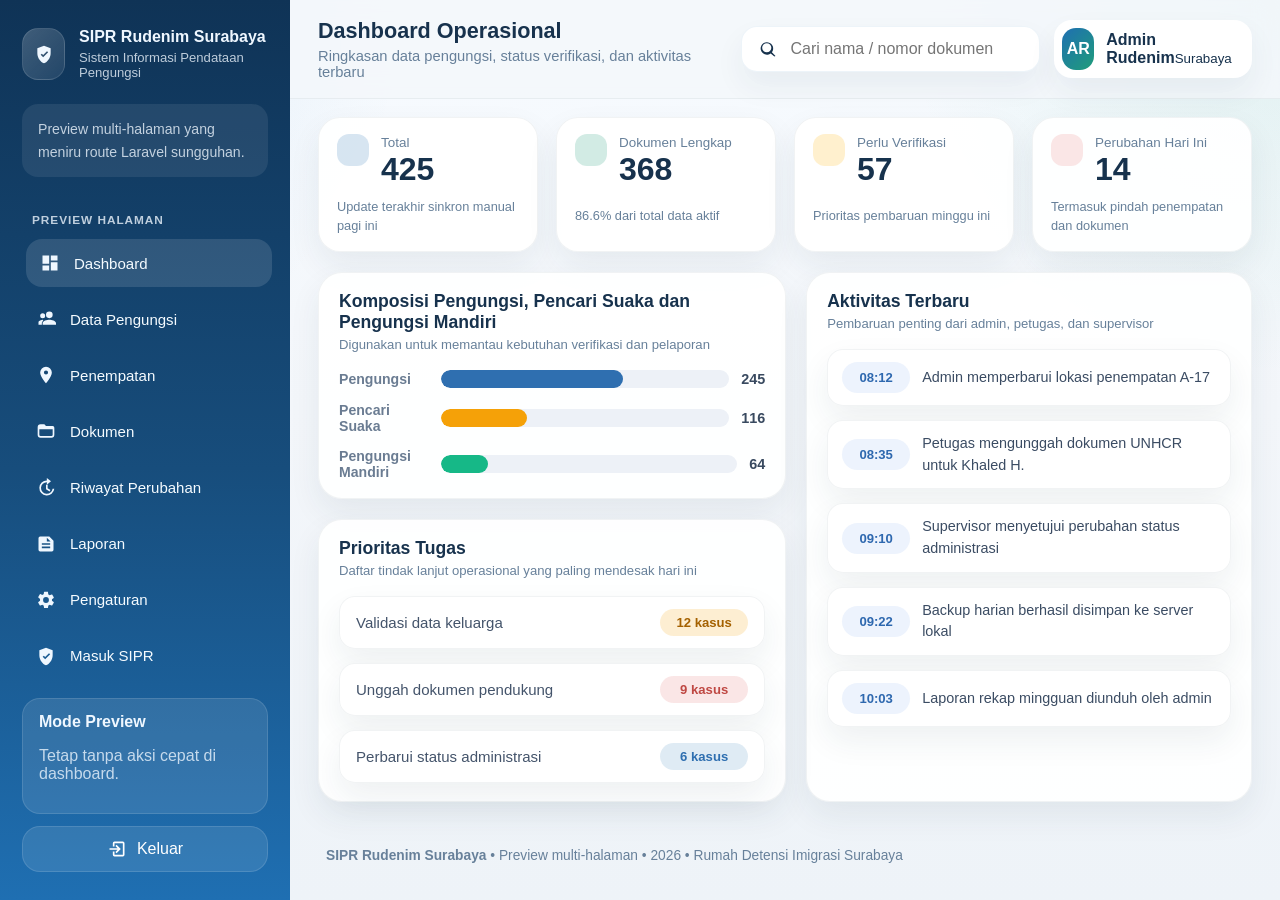
<file: web/sipr/preview-site/index.html>
<!DOCTYPE html>
<html lang="id">
<head>
  <meta charset="UTF-8">
  <meta name="viewport" content="width=device-width, initial-scale=1.0">
  <title>Dashboard Preview SIPR</title>
  <link rel="stylesheet" href="assets/styles.css">
</head>
<body>
  <object data="assets/icons.svg" type="image/svg+xml" style="position:absolute;width:0;height:0;overflow:hidden"></object>
  <div class="overlay" id="overlay"></div>
  <div class="app-shell">
    <aside class="sidebar" id="sidebar">
      <div class="brand"><div class="brand-mark"><svg class="section-icon"><use href="assets/icons.svg#i-shield"></use></svg></div><div><h1>SIPR Rudenim Surabaya</h1><p>Sistem Informasi Pendataan Pengungsi</p></div></div>
      <p class="sidebar-note">Preview multi-halaman yang meniru route Laravel sungguhan.</p>
      <span class="nav-label">Preview Halaman</span><nav class="menu"><a class="menu-link active" href="index.html"><svg class="menu-icon"><use href="assets/icons.svg#i-dashboard"></use></svg><span>Dashboard</span></a><a class="menu-link" href="refugees.html"><svg class="menu-icon"><use href="assets/icons.svg#i-users"></use></svg><span>Data Pengungsi</span></a><a class="menu-link" href="placements.html"><svg class="menu-icon"><use href="assets/icons.svg#i-location"></use></svg><span>Penempatan</span></a><a class="menu-link" href="documents.html"><svg class="menu-icon"><use href="assets/icons.svg#i-folder"></use></svg><span>Dokumen</span></a><a class="menu-link" href="history.html"><svg class="menu-icon"><use href="assets/icons.svg#i-history"></use></svg><span>Riwayat Perubahan</span></a><a class="menu-link" href="reports.html"><svg class="menu-icon"><use href="assets/icons.svg#i-report"></use></svg><span>Laporan</span></a><a class="menu-link" href="settings.html"><svg class="menu-icon"><use href="assets/icons.svg#i-settings"></use></svg><span>Pengaturan</span></a><a class="menu-link" href="login.html"><svg class="menu-icon"><use href="assets/icons.svg#i-shield"></use></svg><span>Masuk SIPR</span></a></nav>
      <div class="sidebar-footer"><div class="status-card"><strong>Mode Preview</strong><p class="status-note">Tetap tanpa aksi cepat di dashboard.</p></div><button class="logout-button" type="button"><svg class="menu-icon"><use href="assets/icons.svg#i-logout"></use></svg><span>Keluar</span></button></div>
    </aside>
    <main class="main-content">
      <header class="topbar"><div class="topbar-left"><button class="sidebar-toggle" id="sidebarToggle"><svg class="menu-icon"><use href="assets/icons.svg#i-menu"></use></svg></button><div class="page-title"><h2>Dashboard Operasional</h2><p>Ringkasan data pengungsi, status verifikasi, dan aktivitas terbaru</p></div></div><div class="topbar-right"><label class="toolbar-search"><svg class="menu-icon"><use href="assets/icons.svg#i-search"></use></svg><input type="search" placeholder="Cari nama / nomor dokumen"></label><div class="user-chip"><div class="avatar">AR</div><div><strong>Admin Rudenim</strong><small>Surabaya</small></div></div></div></header>
      <div class="page-body">
        <section class="dashboard-shell"><section class="dashboard-overview"><article class="overview-card"><div class="overview-head"><div class="overview-icon blue"></div><div><span class="overview-label">Total</span><strong class="overview-value">425</strong></div></div><span class="overview-note">Update terakhir sinkron manual pagi ini</span></article><article class="overview-card"><div class="overview-head"><div class="overview-icon green"></div><div><span class="overview-label">Dokumen Lengkap</span><strong class="overview-value">368</strong></div></div><span class="overview-note">86.6% dari total data aktif</span></article><article class="overview-card"><div class="overview-head"><div class="overview-icon yellow"></div><div><span class="overview-label">Perlu Verifikasi</span><strong class="overview-value">57</strong></div></div><span class="overview-note">Prioritas pembaruan minggu ini</span></article><article class="overview-card"><div class="overview-head"><div class="overview-icon red"></div><div><span class="overview-label">Perubahan Hari Ini</span><strong class="overview-value">14</strong></div></div><span class="overview-note">Termasuk pindah penempatan dan dokumen</span></article></section><section class="dashboard-main"><article class="dashboard-panel"><div><h3>Komposisi Pengungsi, Pencari Suaka dan Pengungsi Mandiri</h3><p>Digunakan untuk memantau kebutuhan verifikasi dan pelaporan</p></div><div class="status-stack"><div class="status-row"><label>Pengungsi</label><div class="status-track"><div class="status-fill blue" style="width:63%;"></div></div><span class="status-value">245</span></div><div class="status-row"><label>Pencari Suaka</label><div class="status-track"><div class="status-fill orange" style="width:30%;"></div></div><span class="status-value">116</span></div><div class="status-row"><label>Pengungsi Mandiri</label><div class="status-track"><div class="status-fill green" style="width:16%;"></div></div><span class="status-value">64</span></div></div></article><article class="dashboard-panel activity-panel"><div><h3>Aktivitas Terbaru</h3><p>Pembaruan penting dari admin, petugas, dan supervisor</p></div><div class="activity-stack"><div class="activity-item"><span class="activity-time">08:12</span><span class="activity-text">Admin memperbarui lokasi penempatan A-17</span></div><div class="activity-item"><span class="activity-time">08:35</span><span class="activity-text">Petugas mengunggah dokumen UNHCR untuk Khaled H.</span></div><div class="activity-item"><span class="activity-time">09:10</span><span class="activity-text">Supervisor menyetujui perubahan status administrasi</span></div><div class="activity-item"><span class="activity-time">09:22</span><span class="activity-text">Backup harian berhasil disimpan ke server lokal</span></div><div class="activity-item"><span class="activity-time">10:03</span><span class="activity-text">Laporan rekap mingguan diunduh oleh admin</span></div></div></article><article class="dashboard-panel"><div><h3>Prioritas Tugas</h3><p>Daftar tindak lanjut operasional yang paling mendesak hari ini</p></div><div class="task-stack"><div class="task-item"><span>Validasi data keluarga</span><span class="task-badge warn">12 kasus</span></div><div class="task-item"><span>Unggah dokumen pendukung</span><span class="task-badge danger">9 kasus</span></div><div class="task-item"><span>Perbarui status administrasi</span><span class="task-badge info">6 kasus</span></div></div></article></section></section>
        <footer class="footer"><strong>SIPR Rudenim Surabaya</strong> • Preview multi-halaman • 2026 • Rumah Detensi Imigrasi Surabaya</footer>
      </div>
    </main>
  </div>
  <script src="assets/app.js"></script>
</body>
</html>
</file>
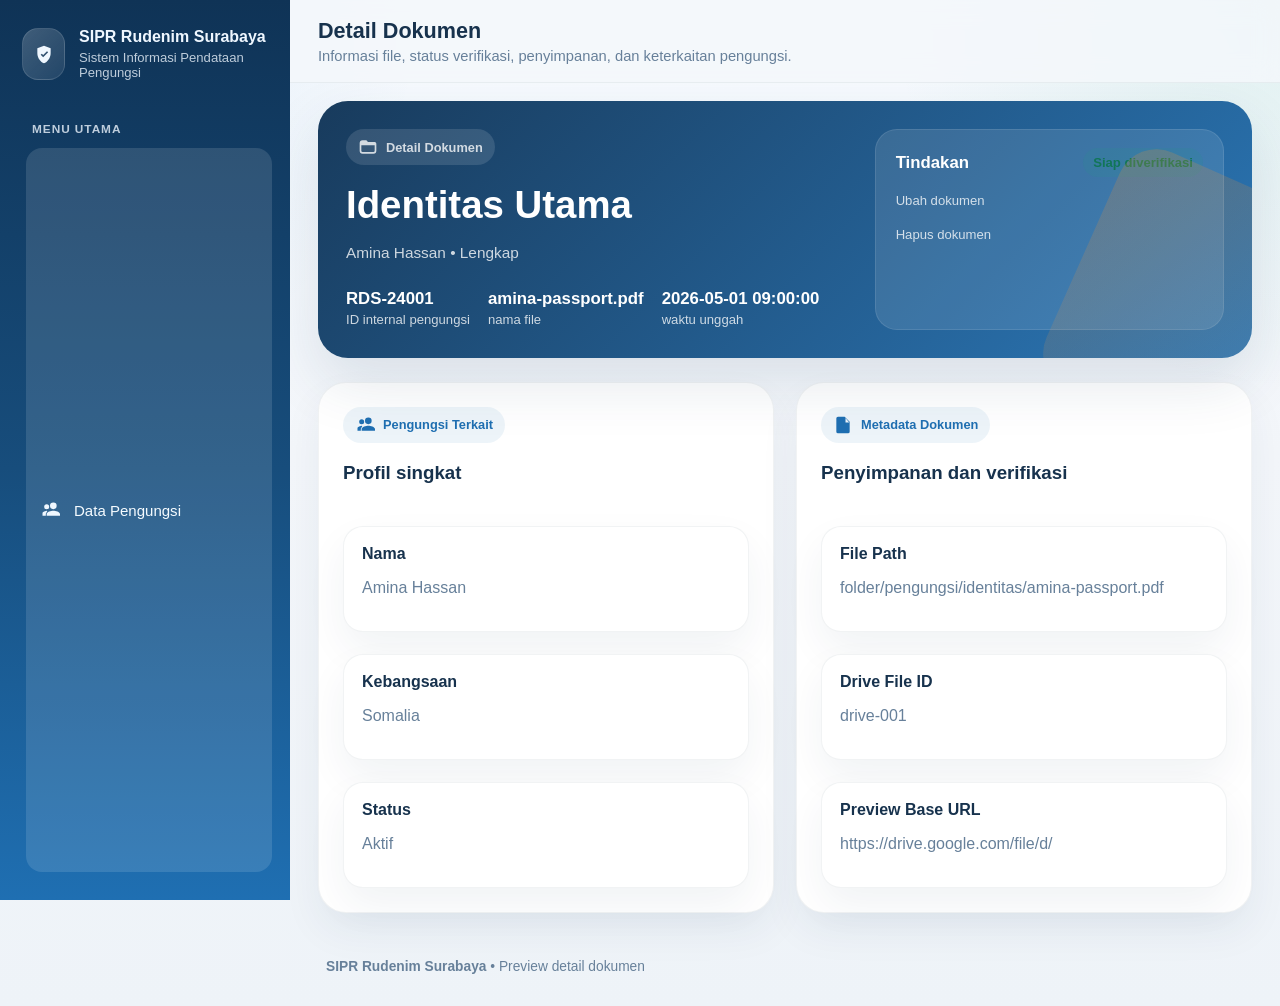
<file: web/sipr/preview-site/document-detail.html>
<!DOCTYPE html>
<html lang="id"><head><meta charset="UTF-8"><meta name="viewport" content="width=device-width, initial-scale=1.0"><title>Detail Dokumen Preview SIPR</title><link rel="stylesheet" href="assets/styles.css"></head>
<body><object data="assets/icons.svg" type="image/svg+xml" style="position:absolute;width:0;height:0;overflow:hidden"></object><div class="overlay" id="overlay"></div><div class="app-shell"><aside class="sidebar" id="sidebar"><div class="brand"><div class="brand-mark"><svg class="section-icon"><use href="assets/icons.svg#i-shield"></use></svg></div><div><h1>SIPR Rudenim Surabaya</h1><p>Sistem Informasi Pendataan Pengungsi</p></div></div><span class="nav-label">Menu Utama</span><nav class="menu"><a class="menu-link active" href="refugees.html"><svg class="menu-icon"><use href="assets/icons.svg#i-users"></use></svg><span>Data Pengungsi</span></a></nav></aside><main class="main-content"><header class="topbar"><div class="topbar-left"><button class="sidebar-toggle" id="sidebarToggle"><svg class="menu-icon"><use href="assets/icons.svg#i-menu"></use></svg></button><div class="page-title"><h2>Detail Dokumen</h2><p>Informasi file, status verifikasi, penyimpanan, dan keterkaitan pengungsi.</p></div></div></header><div class="page-body"><section class="hero-panel"><div class="hero-copy"><span class="eyebrow"><svg class="chip-icon"><use href="assets/icons.svg#i-folder"></use></svg>Detail Dokumen</span><h3>Identitas Utama</h3><p>Amina Hassan • Lengkap</p><div class="hero-meta"><div><strong>RDS-24001</strong><span>ID internal pengungsi</span></div><div><strong>amina-passport.pdf</strong><span>nama file</span></div><div><strong>2026-05-01 09:00:00</strong><span>waktu unggah</span></div></div></div><div class="hero-side"><div class="highlight-card"><div class="highlight-head"><strong>Tindakan</strong><span class="mini-badge success">Siap diverifikasi</span></div><p>Ubah dokumen</p><p style="margin-top:12px;">Hapus dokumen</p></div></div></section><section class="double-grid"><div class="panel"><div class="section-head"><div><span class="section-tag"><svg class="chip-icon"><use href="assets/icons.svg#i-users"></use></svg>Pengungsi Terkait</span><h3>Profil singkat</h3></div></div><div class="list-group"><article class="list-item"><strong>Nama</strong><p>Amina Hassan</p></article><article class="list-item"><strong>Kebangsaan</strong><p>Somalia</p></article><article class="list-item"><strong>Status</strong><p>Aktif</p></article></div></div><div class="panel"><div class="section-head"><div><span class="section-tag"><svg class="chip-icon"><use href="assets/icons.svg#i-file"></use></svg>Metadata Dokumen</span><h3>Penyimpanan dan verifikasi</h3></div></div><div class="list-group"><article class="list-item"><strong>File Path</strong><p>folder/pengungsi/identitas/amina-passport.pdf</p></article><article class="list-item"><strong>Drive File ID</strong><p>drive-001</p></article><article class="list-item"><strong>Preview Base URL</strong><p>https://drive.google.com/file/d/</p></article></div></div></section><footer class="footer"><strong>SIPR Rudenim Surabaya</strong> • Preview detail dokumen</footer></div></main></div><script src="assets/app.js"></script></body></html>
</file>
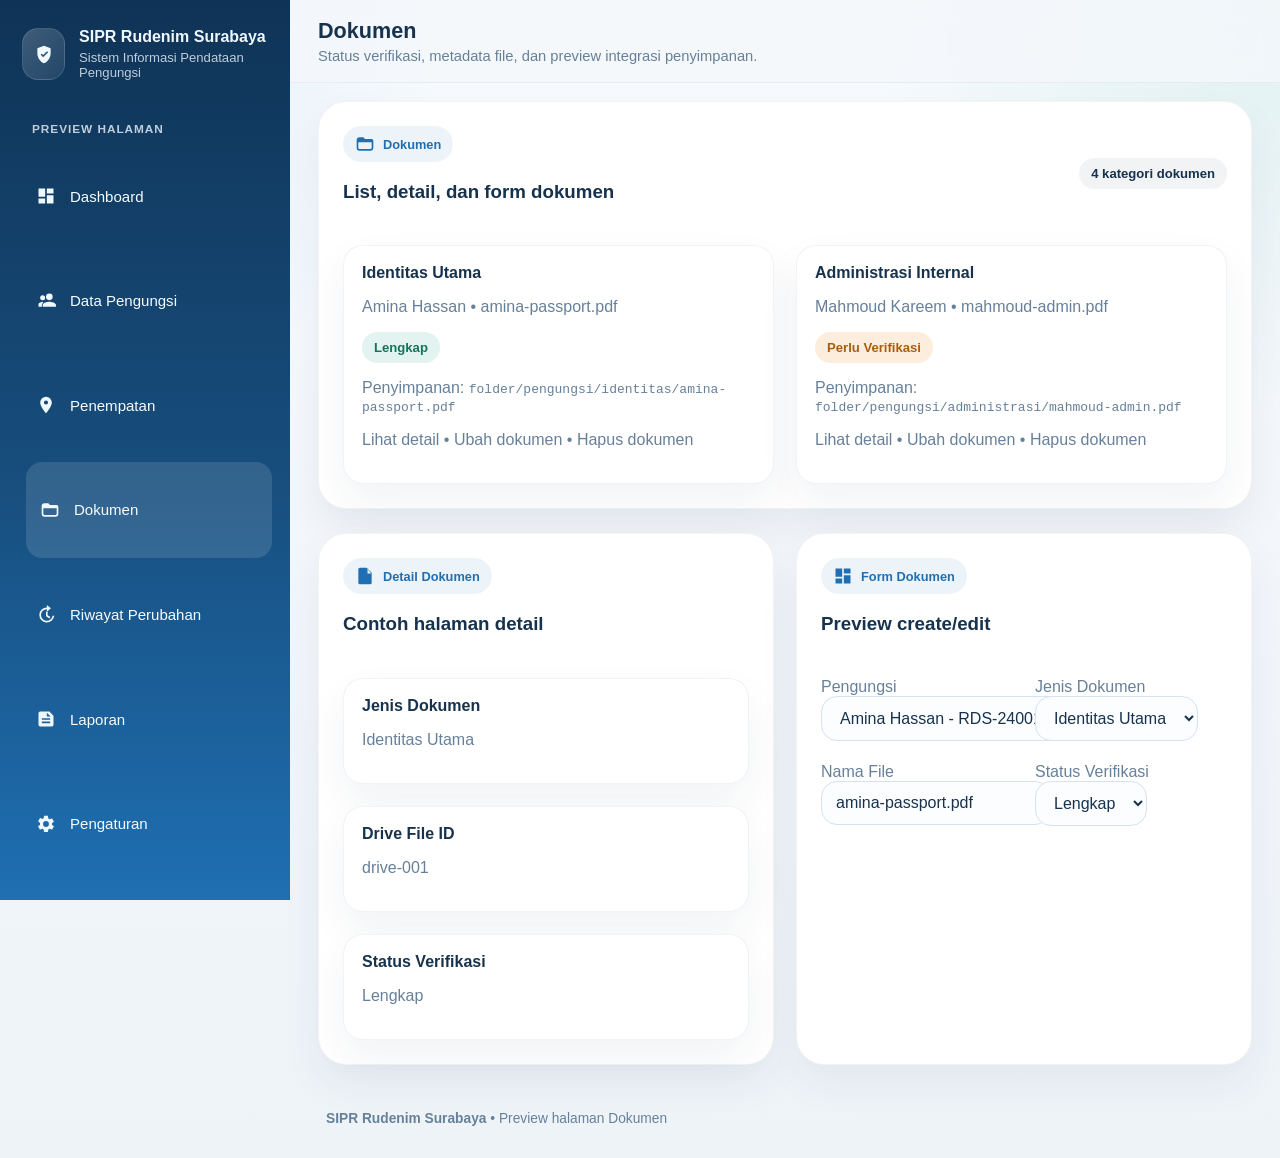
<file: web/sipr/preview-site/documents.html>
<!DOCTYPE html>
<html lang="id"><head><meta charset="UTF-8"><meta name="viewport" content="width=device-width, initial-scale=1.0"><title>Dokumen Preview SIPR</title><link rel="stylesheet" href="assets/styles.css"></head>
<body><object data="assets/icons.svg" type="image/svg+xml" style="position:absolute;width:0;height:0;overflow:hidden"></object><div class="overlay" id="overlay"></div><div class="app-shell"><aside class="sidebar" id="sidebar"><div class="brand"><div class="brand-mark"><svg class="section-icon"><use href="assets/icons.svg#i-shield"></use></svg></div><div><h1>SIPR Rudenim Surabaya</h1><p>Sistem Informasi Pendataan Pengungsi</p></div></div><span class="nav-label">Preview Halaman</span><nav class="menu"><a class="menu-link" href="index.html"><svg class="menu-icon"><use href="assets/icons.svg#i-dashboard"></use></svg><span>Dashboard</span></a><a class="menu-link" href="refugees.html"><svg class="menu-icon"><use href="assets/icons.svg#i-users"></use></svg><span>Data Pengungsi</span></a><a class="menu-link" href="placements.html"><svg class="menu-icon"><use href="assets/icons.svg#i-location"></use></svg><span>Penempatan</span></a><a class="menu-link active" href="documents.html"><svg class="menu-icon"><use href="assets/icons.svg#i-folder"></use></svg><span>Dokumen</span></a><a class="menu-link" href="history.html"><svg class="menu-icon"><use href="assets/icons.svg#i-history"></use></svg><span>Riwayat Perubahan</span></a><a class="menu-link" href="reports.html"><svg class="menu-icon"><use href="assets/icons.svg#i-report"></use></svg><span>Laporan</span></a><a class="menu-link" href="settings.html"><svg class="menu-icon"><use href="assets/icons.svg#i-settings"></use></svg><span>Pengaturan</span></a></nav></aside><main class="main-content"><header class="topbar"><div class="topbar-left"><button class="sidebar-toggle" id="sidebarToggle"><svg class="menu-icon"><use href="assets/icons.svg#i-menu"></use></svg></button><div class="page-title"><h2>Dokumen</h2><p>Status verifikasi, metadata file, dan preview integrasi penyimpanan.</p></div></div></header><div class="page-body"><section class="panel"><div class="section-head"><div><span class="section-tag"><svg class="chip-icon"><use href="assets/icons.svg#i-folder"></use></svg>Dokumen</span><h3>List, detail, dan form dokumen</h3></div><span class="badge">4 kategori dokumen</span></div><div class="doc-grid"><article class="doc-card"><strong>Identitas Utama</strong><p>Amina Hassan • amina-passport.pdf</p><p style="margin-top:12px;"><span class="badge success">Lengkap</span></p><p style="margin-top:12px;">Penyimpanan: <code>folder/pengungsi/identitas/amina-passport.pdf</code></p><p class="table-meta" style="margin-top:10px;"><a class="table-meta" href="document-detail.html">Lihat detail</a> • Ubah dokumen • Hapus dokumen</p></article><article class="doc-card"><strong>Administrasi Internal</strong><p>Mahmoud Kareem • mahmoud-admin.pdf</p><p style="margin-top:12px;"><span class="badge warn">Perlu Verifikasi</span></p><p style="margin-top:12px;">Penyimpanan: <code>folder/pengungsi/administrasi/mahmoud-admin.pdf</code></p><p class="table-meta" style="margin-top:10px;"><a class="table-meta" href="document-detail.html">Lihat detail</a> • Ubah dokumen • Hapus dokumen</p></article></div></section><section class="double-grid"><div class="panel"><div class="section-head"><div><span class="section-tag"><svg class="chip-icon"><use href="assets/icons.svg#i-file"></use></svg>Detail Dokumen</span><h3>Contoh halaman detail</h3></div></div><div class="list-group"><article class="list-item"><strong>Jenis Dokumen</strong><p>Identitas Utama</p></article><article class="list-item"><strong>Drive File ID</strong><p>drive-001</p></article><article class="list-item"><strong>Status Verifikasi</strong><p>Lengkap</p></article></div></div><div class="panel"><div class="section-head"><div><span class="section-tag"><svg class="chip-icon"><use href="assets/icons.svg#i-dashboard"></use></svg>Form Dokumen</span><h3>Preview create/edit</h3></div></div><div class="double-grid"><div><label class="table-meta">Pengungsi</label><select class="control"><option>Amina Hassan - RDS-24001</option></select></div><div><label class="table-meta">Jenis Dokumen</label><select class="control"><option>Identitas Utama</option></select></div><div><label class="table-meta">Nama File</label><input class="control" value="amina-passport.pdf"></div><div><label class="table-meta">Status Verifikasi</label><select class="control"><option>Lengkap</option></select></div></div></div></section><footer class="footer"><strong>SIPR Rudenim Surabaya</strong> • Preview halaman Dokumen</footer></div></main></div><script src="assets/app.js"></script></body></html>
</file>
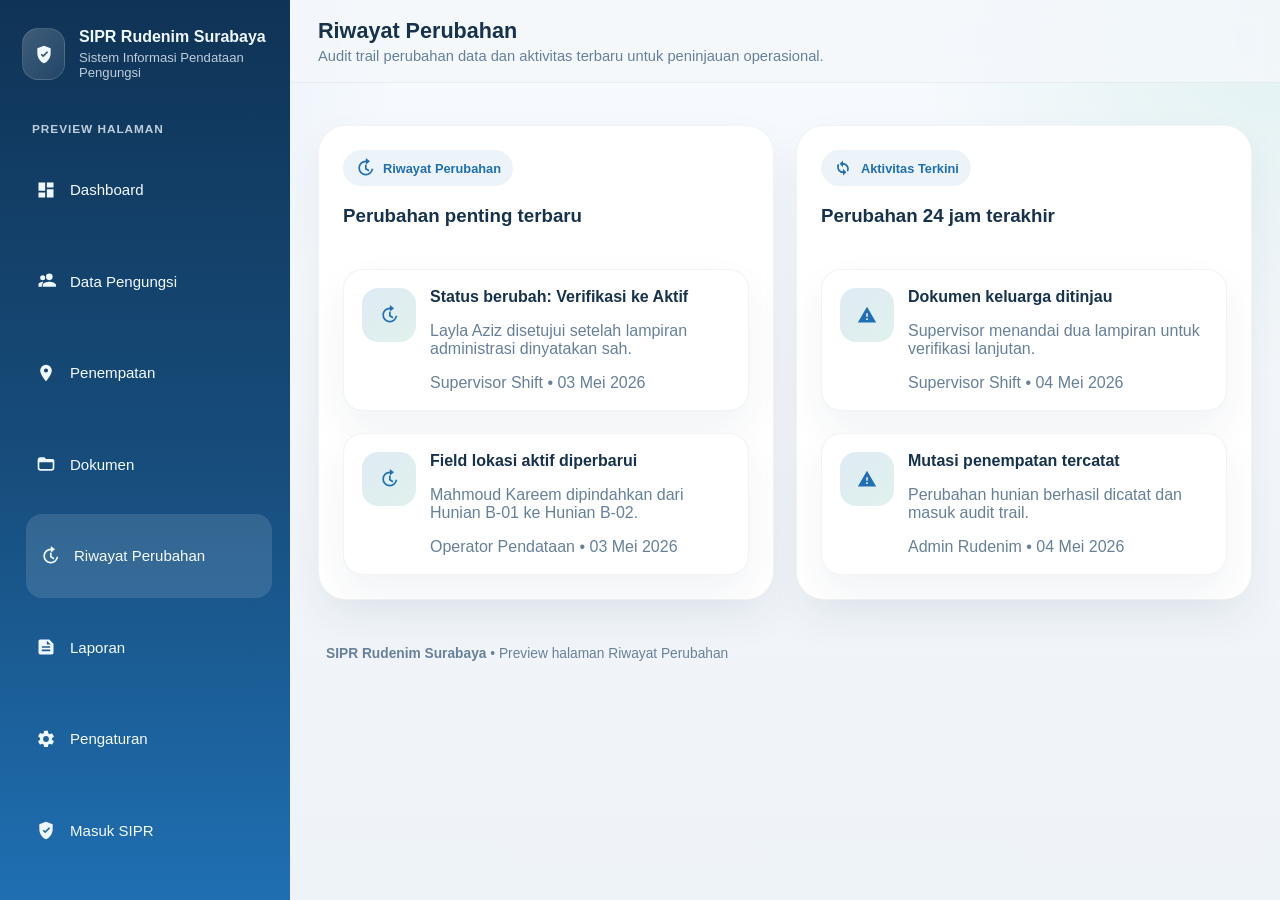
<file: web/sipr/preview-site/history.html>
<!DOCTYPE html>
<html lang="id"><head><meta charset="UTF-8"><meta name="viewport" content="width=device-width, initial-scale=1.0"><title>Riwayat Preview SIPR</title><link rel="stylesheet" href="assets/styles.css"></head>
<body><object data="assets/icons.svg" type="image/svg+xml" style="position:absolute;width:0;height:0;overflow:hidden"></object><div class="overlay" id="overlay"></div><div class="app-shell"><aside class="sidebar" id="sidebar"><div class="brand"><div class="brand-mark"><svg class="section-icon"><use href="assets/icons.svg#i-shield"></use></svg></div><div><h1>SIPR Rudenim Surabaya</h1><p>Sistem Informasi Pendataan Pengungsi</p></div></div><span class="nav-label">Preview Halaman</span><nav class="menu"><a class="menu-link" href="index.html"><svg class="menu-icon"><use href="assets/icons.svg#i-dashboard"></use></svg><span>Dashboard</span></a><a class="menu-link" href="refugees.html"><svg class="menu-icon"><use href="assets/icons.svg#i-users"></use></svg><span>Data Pengungsi</span></a><a class="menu-link" href="placements.html"><svg class="menu-icon"><use href="assets/icons.svg#i-location"></use></svg><span>Penempatan</span></a><a class="menu-link" href="documents.html"><svg class="menu-icon"><use href="assets/icons.svg#i-folder"></use></svg><span>Dokumen</span></a><a class="menu-link active" href="history.html"><svg class="menu-icon"><use href="assets/icons.svg#i-history"></use></svg><span>Riwayat Perubahan</span></a><a class="menu-link" href="reports.html"><svg class="menu-icon"><use href="assets/icons.svg#i-report"></use></svg><span>Laporan</span></a><a class="menu-link" href="settings.html"><svg class="menu-icon"><use href="assets/icons.svg#i-settings"></use></svg><span>Pengaturan</span></a><a class="menu-link" href="login.html"><svg class="menu-icon"><use href="assets/icons.svg#i-shield"></use></svg><span>Masuk SIPR</span></a></nav></aside><main class="main-content"><header class="topbar"><div class="topbar-left"><button class="sidebar-toggle" id="sidebarToggle"><svg class="menu-icon"><use href="assets/icons.svg#i-menu"></use></svg></button><div class="page-title"><h2>Riwayat Perubahan</h2><p>Audit trail perubahan data dan aktivitas terbaru untuk peninjauan operasional.</p></div></div></header><div class="page-body"><section class="double-grid"><section class="panel"><div class="section-head"><div><span class="section-tag"><svg class="chip-icon"><use href="assets/icons.svg#i-history"></use></svg>Riwayat Perubahan</span><h3>Perubahan penting terbaru</h3></div></div><div class="timeline"><article class="timeline-item"><div class="timeline-mark"><svg class="section-icon"><use href="assets/icons.svg#i-history"></use></svg></div><div><strong>Status berubah: Verifikasi ke Aktif</strong><p>Layla Aziz disetujui setelah lampiran administrasi dinyatakan sah.</p><div class="table-meta">Supervisor Shift • 03 Mei 2026</div></div></article><article class="timeline-item"><div class="timeline-mark"><svg class="section-icon"><use href="assets/icons.svg#i-history"></use></svg></div><div><strong>Field lokasi aktif diperbarui</strong><p>Mahmoud Kareem dipindahkan dari Hunian B-01 ke Hunian B-02.</p><div class="table-meta">Operator Pendataan • 03 Mei 2026</div></div></article></div></section><section class="panel"><div class="section-head"><div><span class="section-tag"><svg class="chip-icon"><use href="assets/icons.svg#i-sync"></use></svg>Aktivitas Terkini</span><h3>Perubahan 24 jam terakhir</h3></div></div><div class="timeline"><article class="timeline-item"><div class="timeline-mark"><svg class="section-icon"><use href="assets/icons.svg#i-alert"></use></svg></div><div><strong>Dokumen keluarga ditinjau</strong><p>Supervisor menandai dua lampiran untuk verifikasi lanjutan.</p><div class="table-meta">Supervisor Shift • 04 Mei 2026</div></div></article><article class="timeline-item"><div class="timeline-mark"><svg class="section-icon"><use href="assets/icons.svg#i-alert"></use></svg></div><div><strong>Mutasi penempatan tercatat</strong><p>Perubahan hunian berhasil dicatat dan masuk audit trail.</p><div class="table-meta">Admin Rudenim • 04 Mei 2026</div></div></article></div></section></section><footer class="footer"><strong>SIPR Rudenim Surabaya</strong> • Preview halaman Riwayat Perubahan</footer></div></main></div><script src="assets/app.js"></script></body></html>
</file>
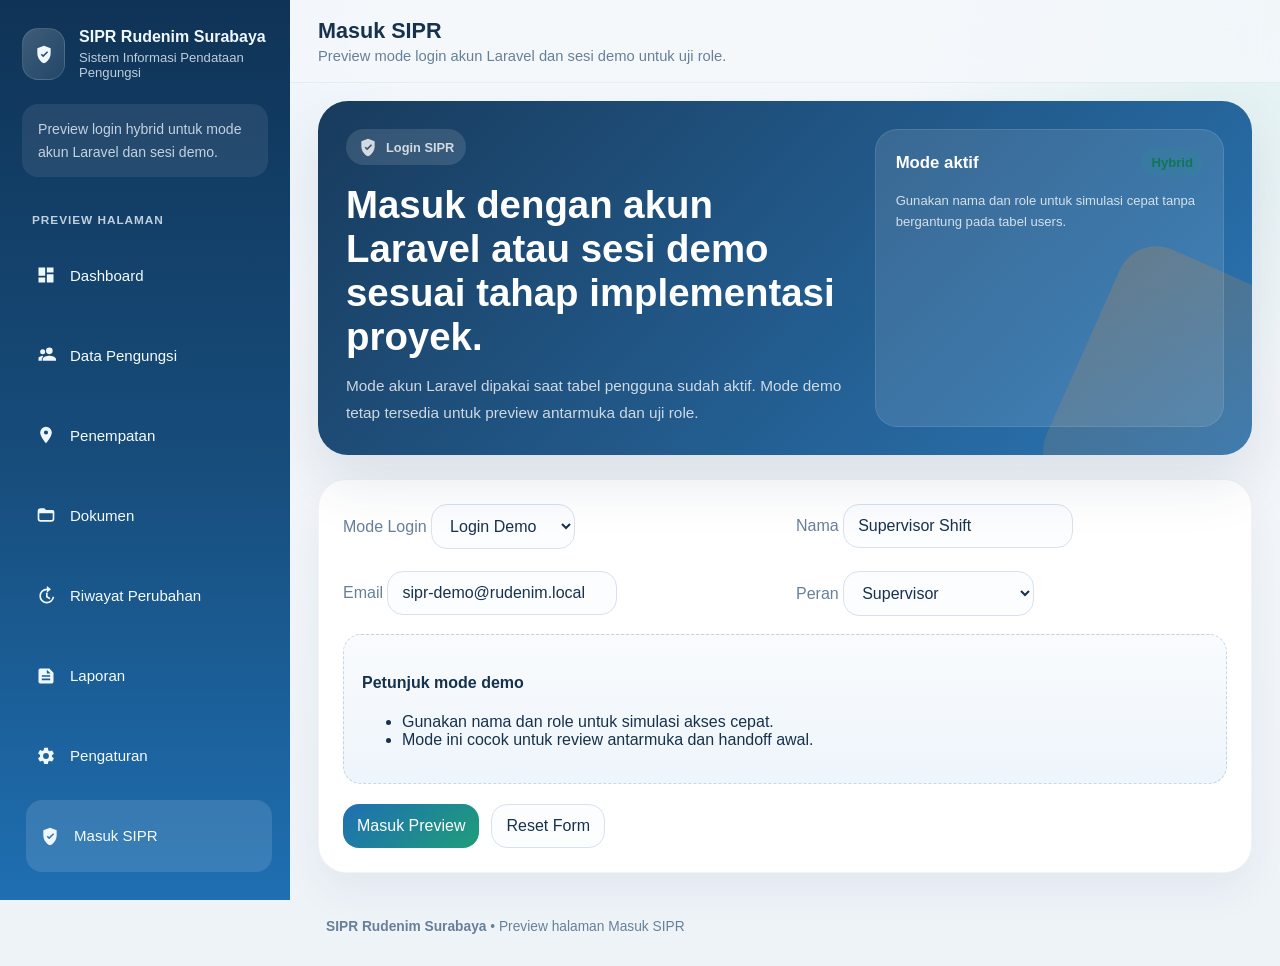
<file: web/sipr/preview-site/login.html>
<!DOCTYPE html>
<html lang="id">
<head>
  <meta charset="UTF-8">
  <meta name="viewport" content="width=device-width, initial-scale=1.0">
  <title>Masuk SIPR Preview</title>
  <link rel="stylesheet" href="assets/styles.css">
</head>
<body>
  <object data="assets/icons.svg" type="image/svg+xml" style="position:absolute;width:0;height:0;overflow:hidden"></object>
  <div class="overlay" id="overlay"></div>
  <div class="app-shell">
    <aside class="sidebar" id="sidebar">
      <div class="brand"><div class="brand-mark"><svg class="section-icon"><use href="assets/icons.svg#i-shield"></use></svg></div><div><h1>SIPR Rudenim Surabaya</h1><p>Sistem Informasi Pendataan Pengungsi</p></div></div>
      <p class="sidebar-note">Preview login hybrid untuk mode akun Laravel dan sesi demo.</p>
      <span class="nav-label">Preview Halaman</span>
      <nav class="menu">
        <a class="menu-link" href="index.html"><svg class="menu-icon"><use href="assets/icons.svg#i-dashboard"></use></svg><span>Dashboard</span></a>
        <a class="menu-link" href="refugees.html"><svg class="menu-icon"><use href="assets/icons.svg#i-users"></use></svg><span>Data Pengungsi</span></a>
        <a class="menu-link" href="placements.html"><svg class="menu-icon"><use href="assets/icons.svg#i-location"></use></svg><span>Penempatan</span></a>
        <a class="menu-link" href="documents.html"><svg class="menu-icon"><use href="assets/icons.svg#i-folder"></use></svg><span>Dokumen</span></a>
        <a class="menu-link" href="history.html"><svg class="menu-icon"><use href="assets/icons.svg#i-history"></use></svg><span>Riwayat Perubahan</span></a>
        <a class="menu-link" href="reports.html"><svg class="menu-icon"><use href="assets/icons.svg#i-report"></use></svg><span>Laporan</span></a>
        <a class="menu-link" href="settings.html"><svg class="menu-icon"><use href="assets/icons.svg#i-settings"></use></svg><span>Pengaturan</span></a>
        <a class="menu-link active" href="login.html"><svg class="menu-icon"><use href="assets/icons.svg#i-shield"></use></svg><span>Masuk SIPR</span></a>
      </nav>
    </aside>
    <main class="main-content">
      <header class="topbar"><div class="topbar-left"><button class="sidebar-toggle" id="sidebarToggle"><svg class="menu-icon"><use href="assets/icons.svg#i-menu"></use></svg></button><div class="page-title"><h2>Masuk SIPR</h2><p>Preview mode login akun Laravel dan sesi demo untuk uji role.</p></div></div></header>
      <div class="page-body">
        <section class="hero-panel">
          <div class="hero-copy">
            <span class="eyebrow"><svg class="chip-icon"><use href="assets/icons.svg#i-shield"></use></svg>Login SIPR</span>
            <h3>Masuk dengan akun Laravel atau sesi demo sesuai tahap implementasi proyek.</h3>
            <p>Mode akun Laravel dipakai saat tabel pengguna sudah aktif. Mode demo tetap tersedia untuk preview antarmuka dan uji role.</p>
          </div>
          <div class="hero-side">
            <div class="highlight-card">
              <div class="highlight-head"><strong>Mode aktif</strong><span class="mini-badge success">Hybrid</span></div>
              <p id="modeSummaryText">Gunakan nama dan role untuk simulasi cepat, atau email dan password untuk akun Laravel.</p>
            </div>
          </div>
        </section>
        <section class="panel" style="margin-top:24px;">
          <div class="double-grid" style="margin-top:0;">
            <div>
              <label class="table-meta">Mode Login</label>
              <select class="control" id="loginMode">
                <option value="demo">Login Demo</option>
                <option value="auth">Akun Laravel</option>
              </select>
            </div>
            <div class="demo-only-field">
              <label class="table-meta">Nama</label>
              <input class="control" id="demoName" value="Supervisor Shift">
            </div>
            <div>
              <label class="table-meta">Email</label>
              <input class="control" id="loginEmail" value="sipr-demo@rudenim.local">
            </div>
            <div class="auth-only-field">
              <label class="table-meta">Password Laravel</label>
              <input class="control" id="authPassword" type="password" placeholder="Isi saat memakai akun Laravel">
            </div>
            <div class="demo-only-field">
              <label class="table-meta">Peran</label>
              <select class="control" id="demoRole">
                <option>Admin</option>
                <option>Petugas Pendataan</option>
                <option selected>Supervisor</option>
              </select>
            </div>
          </div>
          <div class="subtle-box demo-only-field" id="demoHelp">
            <h4>Petunjuk mode demo</h4>
            <ul>
              <li>Gunakan nama dan role untuk simulasi akses cepat.</li>
              <li>Mode ini cocok untuk review antarmuka dan handoff awal.</li>
            </ul>
          </div>
          <div class="subtle-box auth-only-field" id="authHelp">
            <h4>Petunjuk akun Laravel</h4>
            <ul>
              <li>Gunakan email dan password dari tabel users.</li>
              <li>Role aktif akan dibaca dari kolom role akun yang berhasil login.</li>
            </ul>
          </div>
          <div style="display:flex;gap:12px;flex-wrap:wrap;margin-top:20px;">
            <a class="control" href="index.html" style="display:grid;place-items:center;background:linear-gradient(135deg,var(--blue),var(--green));color:#fff;border:none;">Masuk Preview</a>
            <a class="control" href="login.html" style="display:grid;place-items:center;">Reset Form</a>
          </div>
        </section>
        <footer class="footer"><strong>SIPR Rudenim Surabaya</strong> • Preview halaman Masuk SIPR</footer>
      </div>
    </main>
  </div>
  <script src="assets/app.js"></script>
</body>
</html>
</file>
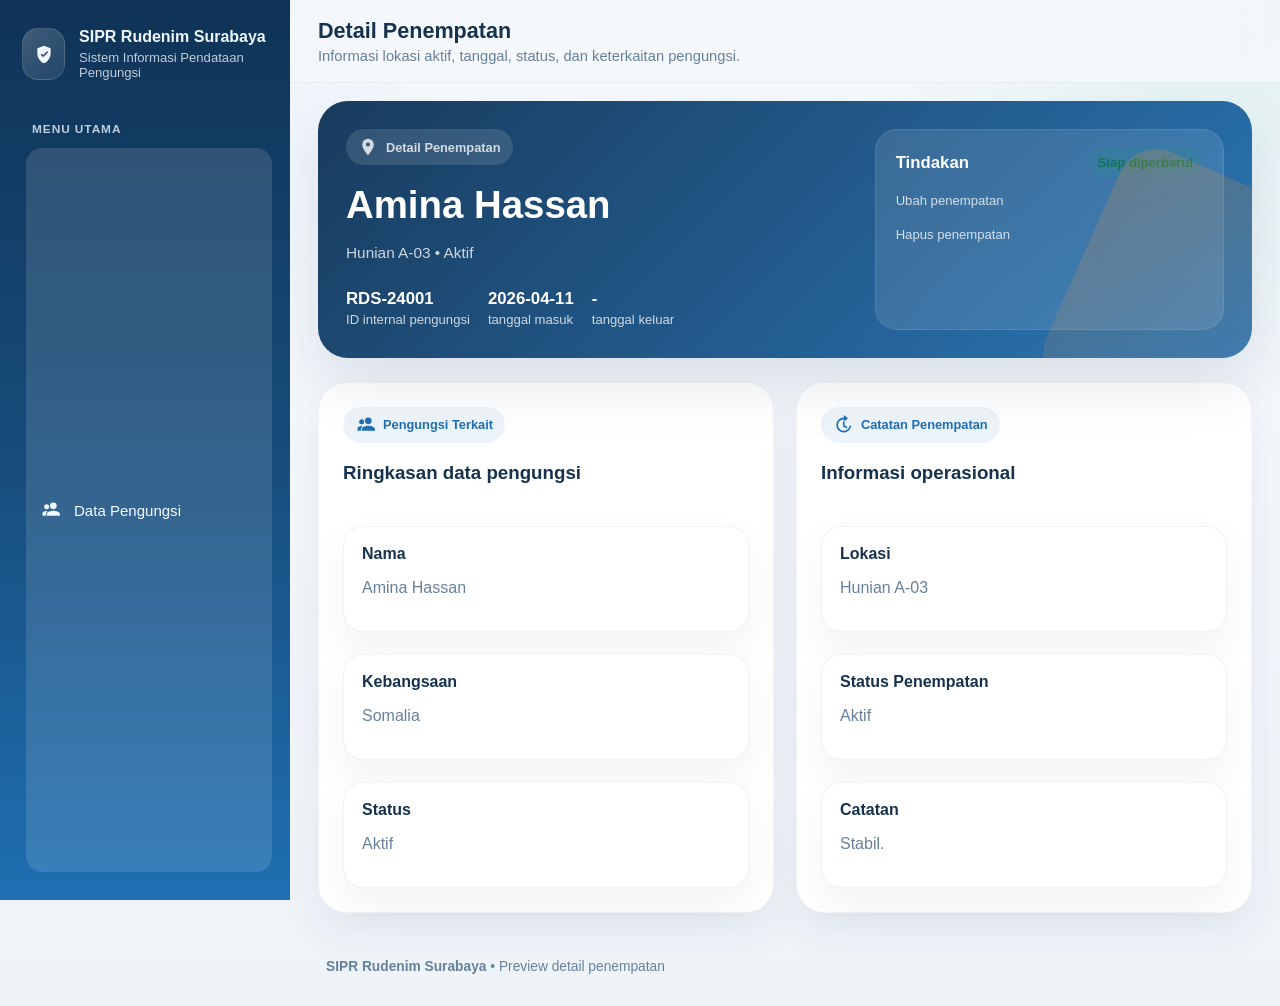
<file: web/sipr/preview-site/placement-detail.html>
<!DOCTYPE html>
<html lang="id"><head><meta charset="UTF-8"><meta name="viewport" content="width=device-width, initial-scale=1.0"><title>Detail Penempatan Preview SIPR</title><link rel="stylesheet" href="assets/styles.css"></head>
<body><object data="assets/icons.svg" type="image/svg+xml" style="position:absolute;width:0;height:0;overflow:hidden"></object><div class="overlay" id="overlay"></div><div class="app-shell"><aside class="sidebar" id="sidebar"><div class="brand"><div class="brand-mark"><svg class="section-icon"><use href="assets/icons.svg#i-shield"></use></svg></div><div><h1>SIPR Rudenim Surabaya</h1><p>Sistem Informasi Pendataan Pengungsi</p></div></div><span class="nav-label">Menu Utama</span><nav class="menu"><a class="menu-link active" href="refugees.html"><svg class="menu-icon"><use href="assets/icons.svg#i-users"></use></svg><span>Data Pengungsi</span></a></nav></aside><main class="main-content"><header class="topbar"><div class="topbar-left"><button class="sidebar-toggle" id="sidebarToggle"><svg class="menu-icon"><use href="assets/icons.svg#i-menu"></use></svg></button><div class="page-title"><h2>Detail Penempatan</h2><p>Informasi lokasi aktif, tanggal, status, dan keterkaitan pengungsi.</p></div></div></header><div class="page-body"><section class="hero-panel"><div class="hero-copy"><span class="eyebrow"><svg class="chip-icon"><use href="assets/icons.svg#i-location"></use></svg>Detail Penempatan</span><h3>Amina Hassan</h3><p>Hunian A-03 • Aktif</p><div class="hero-meta"><div><strong>RDS-24001</strong><span>ID internal pengungsi</span></div><div><strong>2026-04-11</strong><span>tanggal masuk</span></div><div><strong>-</strong><span>tanggal keluar</span></div></div></div><div class="hero-side"><div class="highlight-card"><div class="highlight-head"><strong>Tindakan</strong><span class="mini-badge success">Siap diperbarui</span></div><p>Ubah penempatan</p><p style="margin-top:12px;">Hapus penempatan</p></div></div></section><section class="double-grid"><div class="panel"><div class="section-head"><div><span class="section-tag"><svg class="chip-icon"><use href="assets/icons.svg#i-users"></use></svg>Pengungsi Terkait</span><h3>Ringkasan data pengungsi</h3></div></div><div class="list-group"><article class="list-item"><strong>Nama</strong><p>Amina Hassan</p></article><article class="list-item"><strong>Kebangsaan</strong><p>Somalia</p></article><article class="list-item"><strong>Status</strong><p>Aktif</p></article></div></div><div class="panel"><div class="section-head"><div><span class="section-tag"><svg class="chip-icon"><use href="assets/icons.svg#i-history"></use></svg>Catatan Penempatan</span><h3>Informasi operasional</h3></div></div><div class="list-group"><article class="list-item"><strong>Lokasi</strong><p>Hunian A-03</p></article><article class="list-item"><strong>Status Penempatan</strong><p>Aktif</p></article><article class="list-item"><strong>Catatan</strong><p>Stabil.</p></article></div></div></section><footer class="footer"><strong>SIPR Rudenim Surabaya</strong> • Preview detail penempatan</footer></div></main></div><script src="assets/app.js"></script></body></html>
</file>
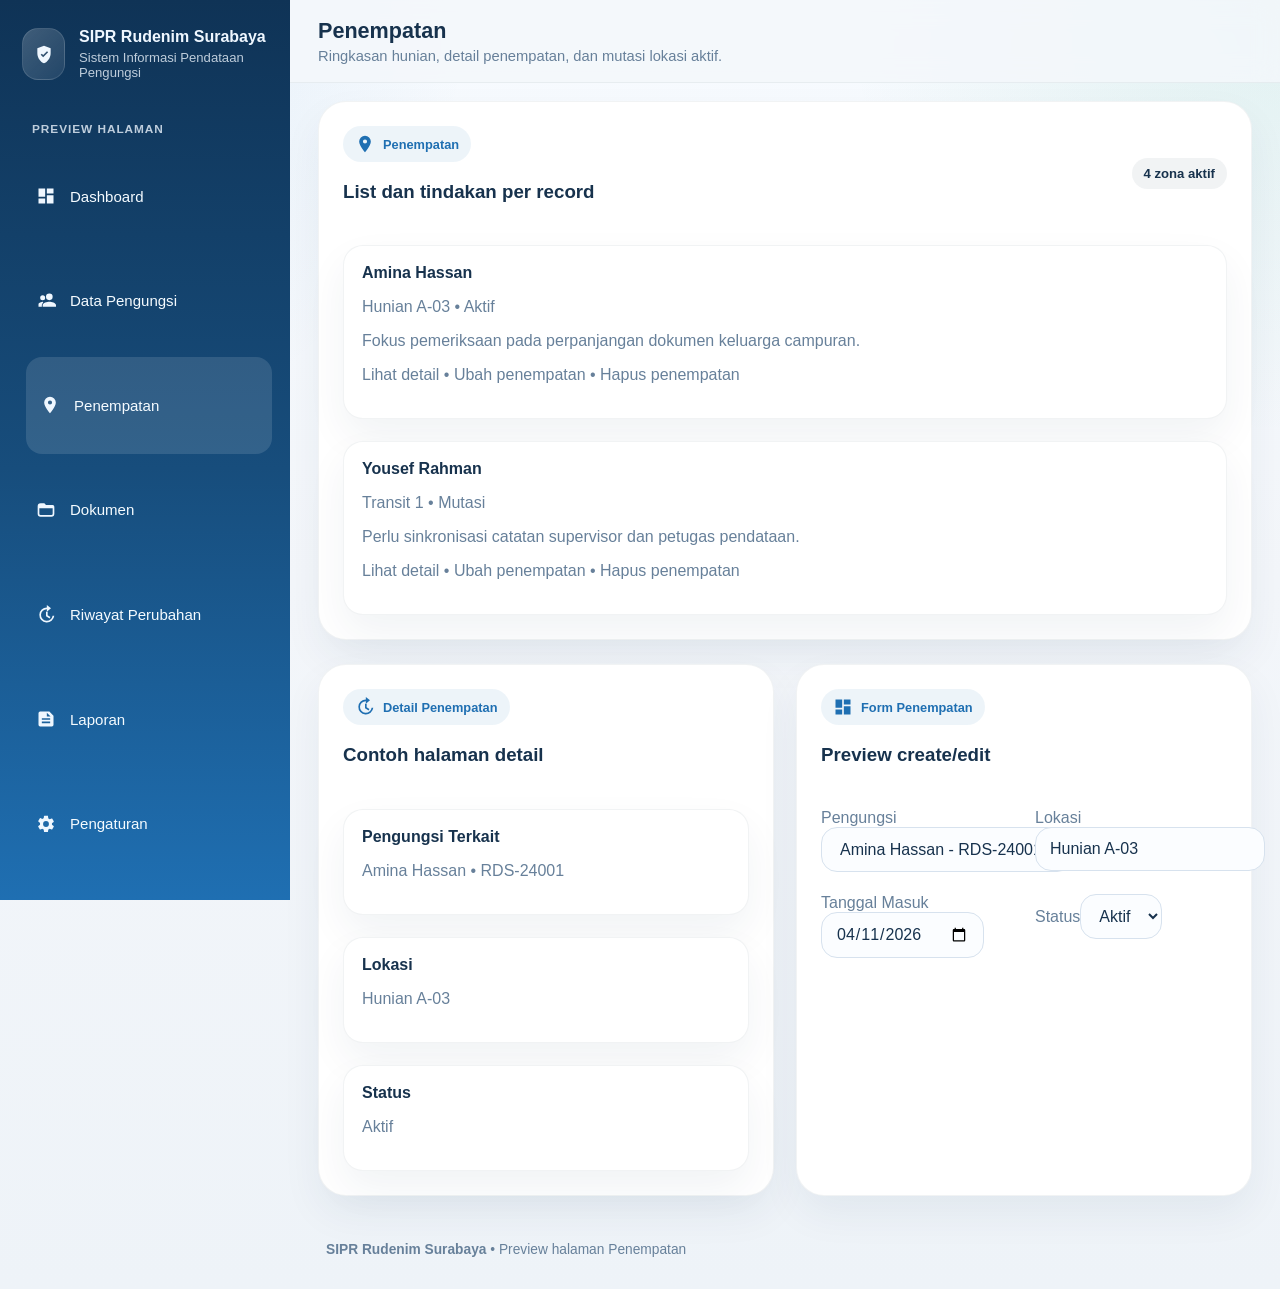
<file: web/sipr/preview-site/placements.html>
<!DOCTYPE html>
<html lang="id"><head><meta charset="UTF-8"><meta name="viewport" content="width=device-width, initial-scale=1.0"><title>Penempatan Preview SIPR</title><link rel="stylesheet" href="assets/styles.css"></head>
<body><object data="assets/icons.svg" type="image/svg+xml" style="position:absolute;width:0;height:0;overflow:hidden"></object><div class="overlay" id="overlay"></div><div class="app-shell"><aside class="sidebar" id="sidebar"><div class="brand"><div class="brand-mark"><svg class="section-icon"><use href="assets/icons.svg#i-shield"></use></svg></div><div><h1>SIPR Rudenim Surabaya</h1><p>Sistem Informasi Pendataan Pengungsi</p></div></div><span class="nav-label">Preview Halaman</span><nav class="menu"><a class="menu-link" href="index.html"><svg class="menu-icon"><use href="assets/icons.svg#i-dashboard"></use></svg><span>Dashboard</span></a><a class="menu-link" href="refugees.html"><svg class="menu-icon"><use href="assets/icons.svg#i-users"></use></svg><span>Data Pengungsi</span></a><a class="menu-link active" href="placements.html"><svg class="menu-icon"><use href="assets/icons.svg#i-location"></use></svg><span>Penempatan</span></a><a class="menu-link" href="documents.html"><svg class="menu-icon"><use href="assets/icons.svg#i-folder"></use></svg><span>Dokumen</span></a><a class="menu-link" href="history.html"><svg class="menu-icon"><use href="assets/icons.svg#i-history"></use></svg><span>Riwayat Perubahan</span></a><a class="menu-link" href="reports.html"><svg class="menu-icon"><use href="assets/icons.svg#i-report"></use></svg><span>Laporan</span></a><a class="menu-link" href="settings.html"><svg class="menu-icon"><use href="assets/icons.svg#i-settings"></use></svg><span>Pengaturan</span></a></nav></aside><main class="main-content"><header class="topbar"><div class="topbar-left"><button class="sidebar-toggle" id="sidebarToggle"><svg class="menu-icon"><use href="assets/icons.svg#i-menu"></use></svg></button><div class="page-title"><h2>Penempatan</h2><p>Ringkasan hunian, detail penempatan, dan mutasi lokasi aktif.</p></div></div></header><div class="page-body"><section class="panel"><div class="section-head"><div><span class="section-tag"><svg class="chip-icon"><use href="assets/icons.svg#i-location"></use></svg>Penempatan</span><h3>List dan tindakan per record</h3></div><span class="badge">4 zona aktif</span></div><div class="list-group"><article class="list-item"><strong>Amina Hassan</strong><p>Hunian A-03 • Aktif</p><p style="margin-top:12px;">Fokus pemeriksaan pada perpanjangan dokumen keluarga campuran.</p><p class="table-meta" style="margin-top:10px;"><a class="table-meta" href="placement-detail.html">Lihat detail</a> • Ubah penempatan • Hapus penempatan</p></article><article class="list-item"><strong>Yousef Rahman</strong><p>Transit 1 • Mutasi</p><p style="margin-top:12px;">Perlu sinkronisasi catatan supervisor dan petugas pendataan.</p><p class="table-meta" style="margin-top:10px;"><a class="table-meta" href="placement-detail.html">Lihat detail</a> • Ubah penempatan • Hapus penempatan</p></article></div></section><section class="double-grid"><div class="panel"><div class="section-head"><div><span class="section-tag"><svg class="chip-icon"><use href="assets/icons.svg#i-history"></use></svg>Detail Penempatan</span><h3>Contoh halaman detail</h3></div></div><div class="list-group"><article class="list-item"><strong>Pengungsi Terkait</strong><p>Amina Hassan • RDS-24001</p></article><article class="list-item"><strong>Lokasi</strong><p>Hunian A-03</p></article><article class="list-item"><strong>Status</strong><p>Aktif</p></article></div></div><div class="panel"><div class="section-head"><div><span class="section-tag"><svg class="chip-icon"><use href="assets/icons.svg#i-dashboard"></use></svg>Form Penempatan</span><h3>Preview create/edit</h3></div></div><div class="double-grid"><div><label class="table-meta">Pengungsi</label><select class="control"><option>Amina Hassan - RDS-24001</option></select></div><div><label class="table-meta">Lokasi</label><input class="control" value="Hunian A-03"></div><div><label class="table-meta">Tanggal Masuk</label><input class="control" type="date" value="2026-04-11"></div><div><label class="table-meta">Status</label><select class="control"><option>Aktif</option></select></div></div></div></section><footer class="footer"><strong>SIPR Rudenim Surabaya</strong> • Preview halaman Penempatan</footer></div></main></div><script src="assets/app.js"></script></body></html>
</file>
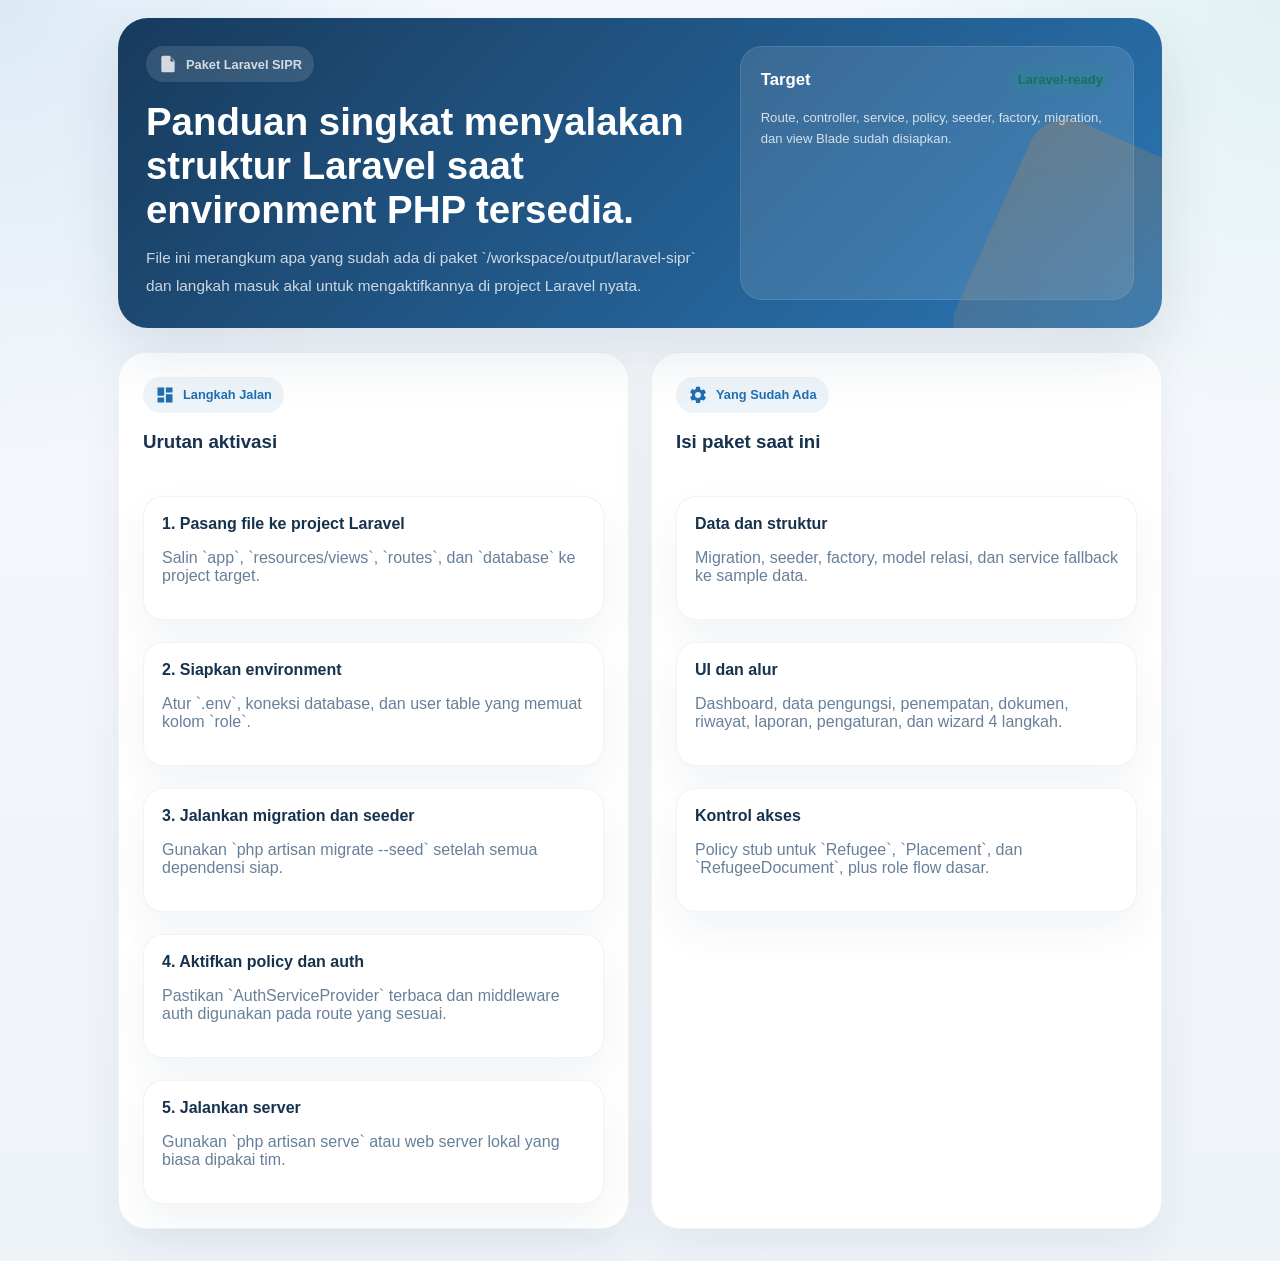
<file: web/sipr/preview-site/README.html>
<!DOCTYPE html>
<html lang="id"><head><meta charset="UTF-8"><meta name="viewport" content="width=device-width, initial-scale=1.0"><title>Paket Laravel SIPR</title><link rel="stylesheet" href="assets/styles.css"></head>
<body><object data="assets/icons.svg" type="image/svg+xml" style="position:absolute;width:0;height:0;overflow:hidden"></object><div class="page-body" style="max-width:1100px;margin:0 auto;"><section class="hero-panel"><div class="hero-copy"><span class="eyebrow"><svg class="chip-icon"><use href="assets/icons.svg#i-file"></use></svg>Paket Laravel SIPR</span><h3>Panduan singkat menyalakan struktur Laravel saat environment PHP tersedia.</h3><p>File ini merangkum apa yang sudah ada di paket `/workspace/output/laravel-sipr` dan langkah masuk akal untuk mengaktifkannya di project Laravel nyata.</p></div><div class="hero-side"><div class="highlight-card"><div class="highlight-head"><strong>Target</strong><span class="mini-badge success">Laravel-ready</span></div><p>Route, controller, service, policy, seeder, factory, migration, dan view Blade sudah disiapkan.</p></div></div></section><section class="double-grid"><div class="panel"><div class="section-head"><div><span class="section-tag"><svg class="chip-icon"><use href="assets/icons.svg#i-dashboard"></use></svg>Langkah Jalan</span><h3>Urutan aktivasi</h3></div></div><div class="list-group"><article class="list-item"><strong>1. Pasang file ke project Laravel</strong><p>Salin `app`, `resources/views`, `routes`, dan `database` ke project target.</p></article><article class="list-item"><strong>2. Siapkan environment</strong><p>Atur `.env`, koneksi database, dan user table yang memuat kolom `role`.</p></article><article class="list-item"><strong>3. Jalankan migration dan seeder</strong><p>Gunakan `php artisan migrate --seed` setelah semua dependensi siap.</p></article><article class="list-item"><strong>4. Aktifkan policy dan auth</strong><p>Pastikan `AuthServiceProvider` terbaca dan middleware auth digunakan pada route yang sesuai.</p></article><article class="list-item"><strong>5. Jalankan server</strong><p>Gunakan `php artisan serve` atau web server lokal yang biasa dipakai tim.</p></article></div></div><div class="panel"><div class="section-head"><div><span class="section-tag"><svg class="chip-icon"><use href="assets/icons.svg#i-settings"></use></svg>Yang Sudah Ada</span><h3>Isi paket saat ini</h3></div></div><div class="list-group"><article class="list-item"><strong>Data dan struktur</strong><p>Migration, seeder, factory, model relasi, dan service fallback ke sample data.</p></article><article class="list-item"><strong>UI dan alur</strong><p>Dashboard, data pengungsi, penempatan, dokumen, riwayat, laporan, pengaturan, dan wizard 4 langkah.</p></article><article class="list-item"><strong>Kontrol akses</strong><p>Policy stub untuk `Refugee`, `Placement`, dan `RefugeeDocument`, plus role flow dasar.</p></article></div></div></section></div></body></html>
</file>
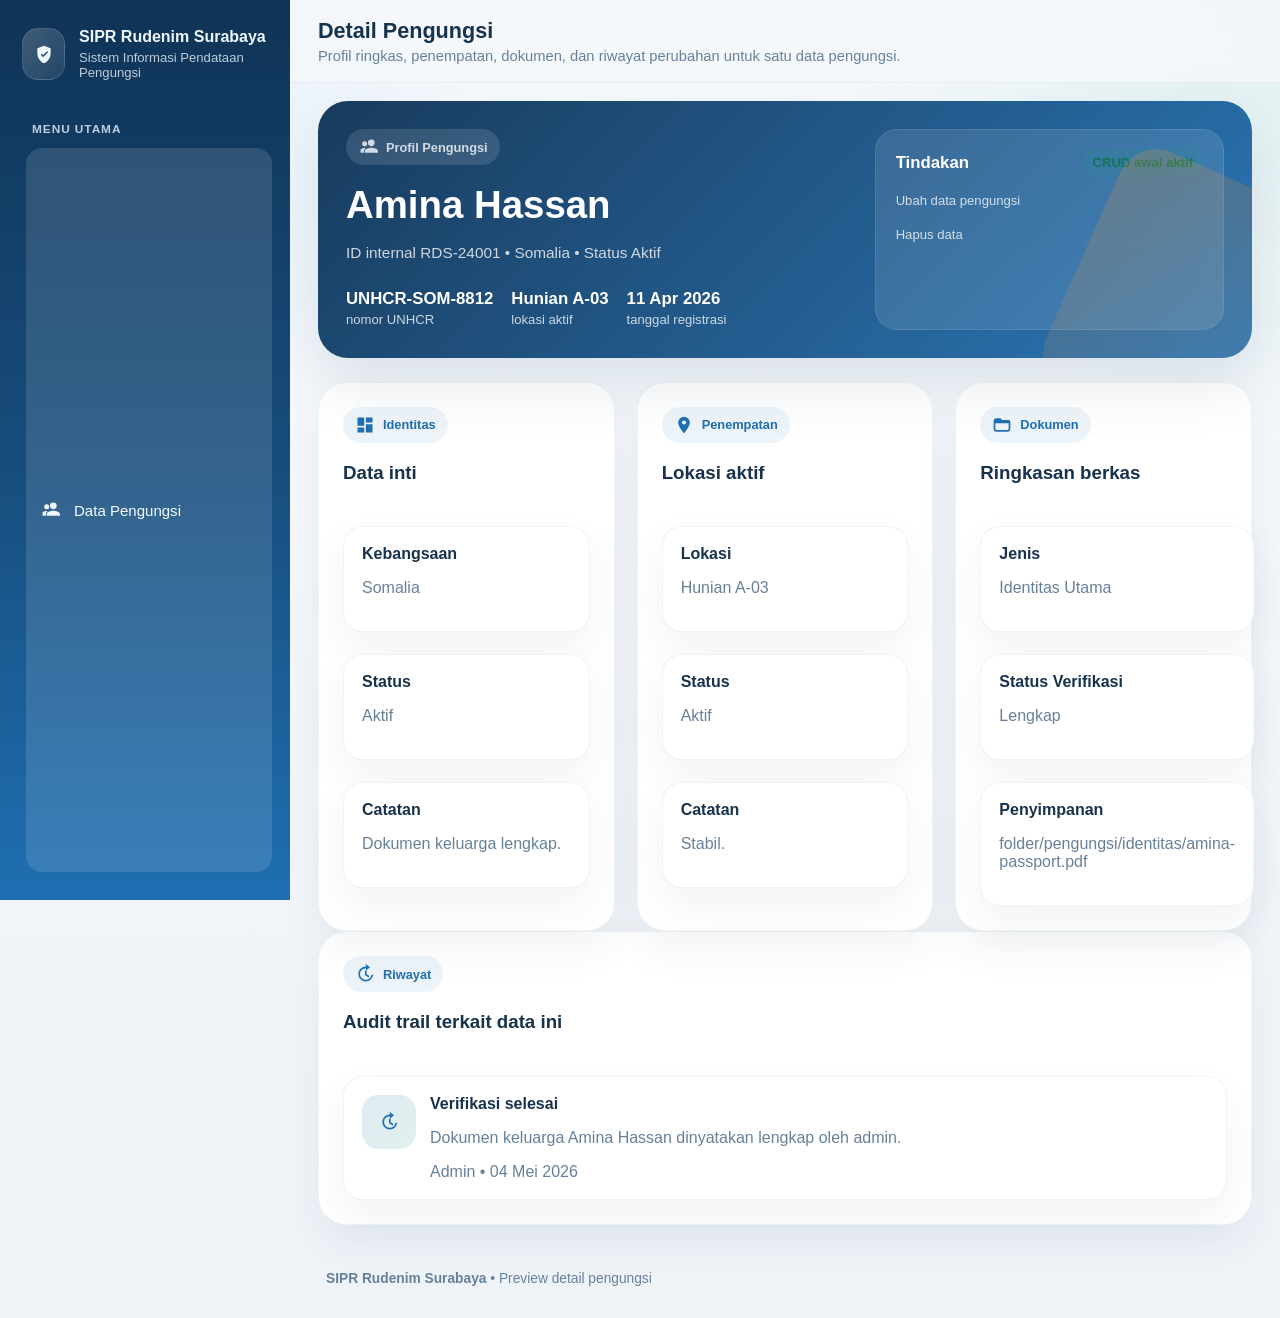
<file: web/sipr/preview-site/refugee-detail.html>
<!DOCTYPE html>
<html lang="id"><head><meta charset="UTF-8"><meta name="viewport" content="width=device-width, initial-scale=1.0"><title>Detail Pengungsi Preview SIPR</title><link rel="stylesheet" href="assets/styles.css"></head>
<body><object data="assets/icons.svg" type="image/svg+xml" style="position:absolute;width:0;height:0;overflow:hidden"></object><div class="overlay" id="overlay"></div><div class="app-shell"><aside class="sidebar" id="sidebar"><div class="brand"><div class="brand-mark"><svg class="section-icon"><use href="assets/icons.svg#i-shield"></use></svg></div><div><h1>SIPR Rudenim Surabaya</h1><p>Sistem Informasi Pendataan Pengungsi</p></div></div><span class="nav-label">Menu Utama</span><nav class="menu"><a class="menu-link active" href="refugees.html"><svg class="menu-icon"><use href="assets/icons.svg#i-users"></use></svg><span>Data Pengungsi</span></a></nav></aside><main class="main-content"><header class="topbar"><div class="topbar-left"><button class="sidebar-toggle" id="sidebarToggle"><svg class="menu-icon"><use href="assets/icons.svg#i-menu"></use></svg></button><div class="page-title"><h2>Detail Pengungsi</h2><p>Profil ringkas, penempatan, dokumen, dan riwayat perubahan untuk satu data pengungsi.</p></div></div></header><div class="page-body"><section class="hero-panel"><div class="hero-copy"><span class="eyebrow"><svg class="chip-icon"><use href="assets/icons.svg#i-users"></use></svg>Profil Pengungsi</span><h3>Amina Hassan</h3><p>ID internal RDS-24001 • Somalia • Status Aktif</p><div class="hero-meta"><div><strong>UNHCR-SOM-8812</strong><span>nomor UNHCR</span></div><div><strong>Hunian A-03</strong><span>lokasi aktif</span></div><div><strong>11 Apr 2026</strong><span>tanggal registrasi</span></div></div></div><div class="hero-side"><div class="highlight-card"><div class="highlight-head"><strong>Tindakan</strong><span class="mini-badge success">CRUD awal aktif</span></div><p>Ubah data pengungsi</p><p style="margin-top:12px;">Hapus data</p></div></div></section><section class="triple-grid"><div class="panel"><div class="section-head"><div><span class="section-tag"><svg class="chip-icon"><use href="assets/icons.svg#i-dashboard"></use></svg>Identitas</span><h3>Data inti</h3></div></div><div class="list-group"><article class="list-item"><strong>Kebangsaan</strong><p>Somalia</p></article><article class="list-item"><strong>Status</strong><p>Aktif</p></article><article class="list-item"><strong>Catatan</strong><p>Dokumen keluarga lengkap.</p></article></div></div><div class="panel"><div class="section-head"><div><span class="section-tag"><svg class="chip-icon"><use href="assets/icons.svg#i-location"></use></svg>Penempatan</span><h3>Lokasi aktif</h3></div></div><div class="list-group"><article class="list-item"><strong>Lokasi</strong><p>Hunian A-03</p></article><article class="list-item"><strong>Status</strong><p>Aktif</p></article><article class="list-item"><strong>Catatan</strong><p>Stabil.</p></article></div></div><div class="panel"><div class="section-head"><div><span class="section-tag"><svg class="chip-icon"><use href="assets/icons.svg#i-folder"></use></svg>Dokumen</span><h3>Ringkasan berkas</h3></div></div><div class="list-group"><article class="list-item"><strong>Jenis</strong><p>Identitas Utama</p></article><article class="list-item"><strong>Status Verifikasi</strong><p>Lengkap</p></article><article class="list-item"><strong>Penyimpanan</strong><p>folder/pengungsi/identitas/amina-passport.pdf</p></article></div></div></section><section class="panel"><div class="section-head"><div><span class="section-tag"><svg class="chip-icon"><use href="assets/icons.svg#i-history"></use></svg>Riwayat</span><h3>Audit trail terkait data ini</h3></div></div><div class="timeline"><article class="timeline-item"><div class="timeline-mark"><svg class="section-icon"><use href="assets/icons.svg#i-history"></use></svg></div><div><strong>Verifikasi selesai</strong><p>Dokumen keluarga Amina Hassan dinyatakan lengkap oleh admin.</p><div class="table-meta">Admin • 04 Mei 2026</div></div></article></div></section><footer class="footer"><strong>SIPR Rudenim Surabaya</strong> • Preview detail pengungsi</footer></div></main></div><script src="assets/app.js"></script></body></html>
</file>
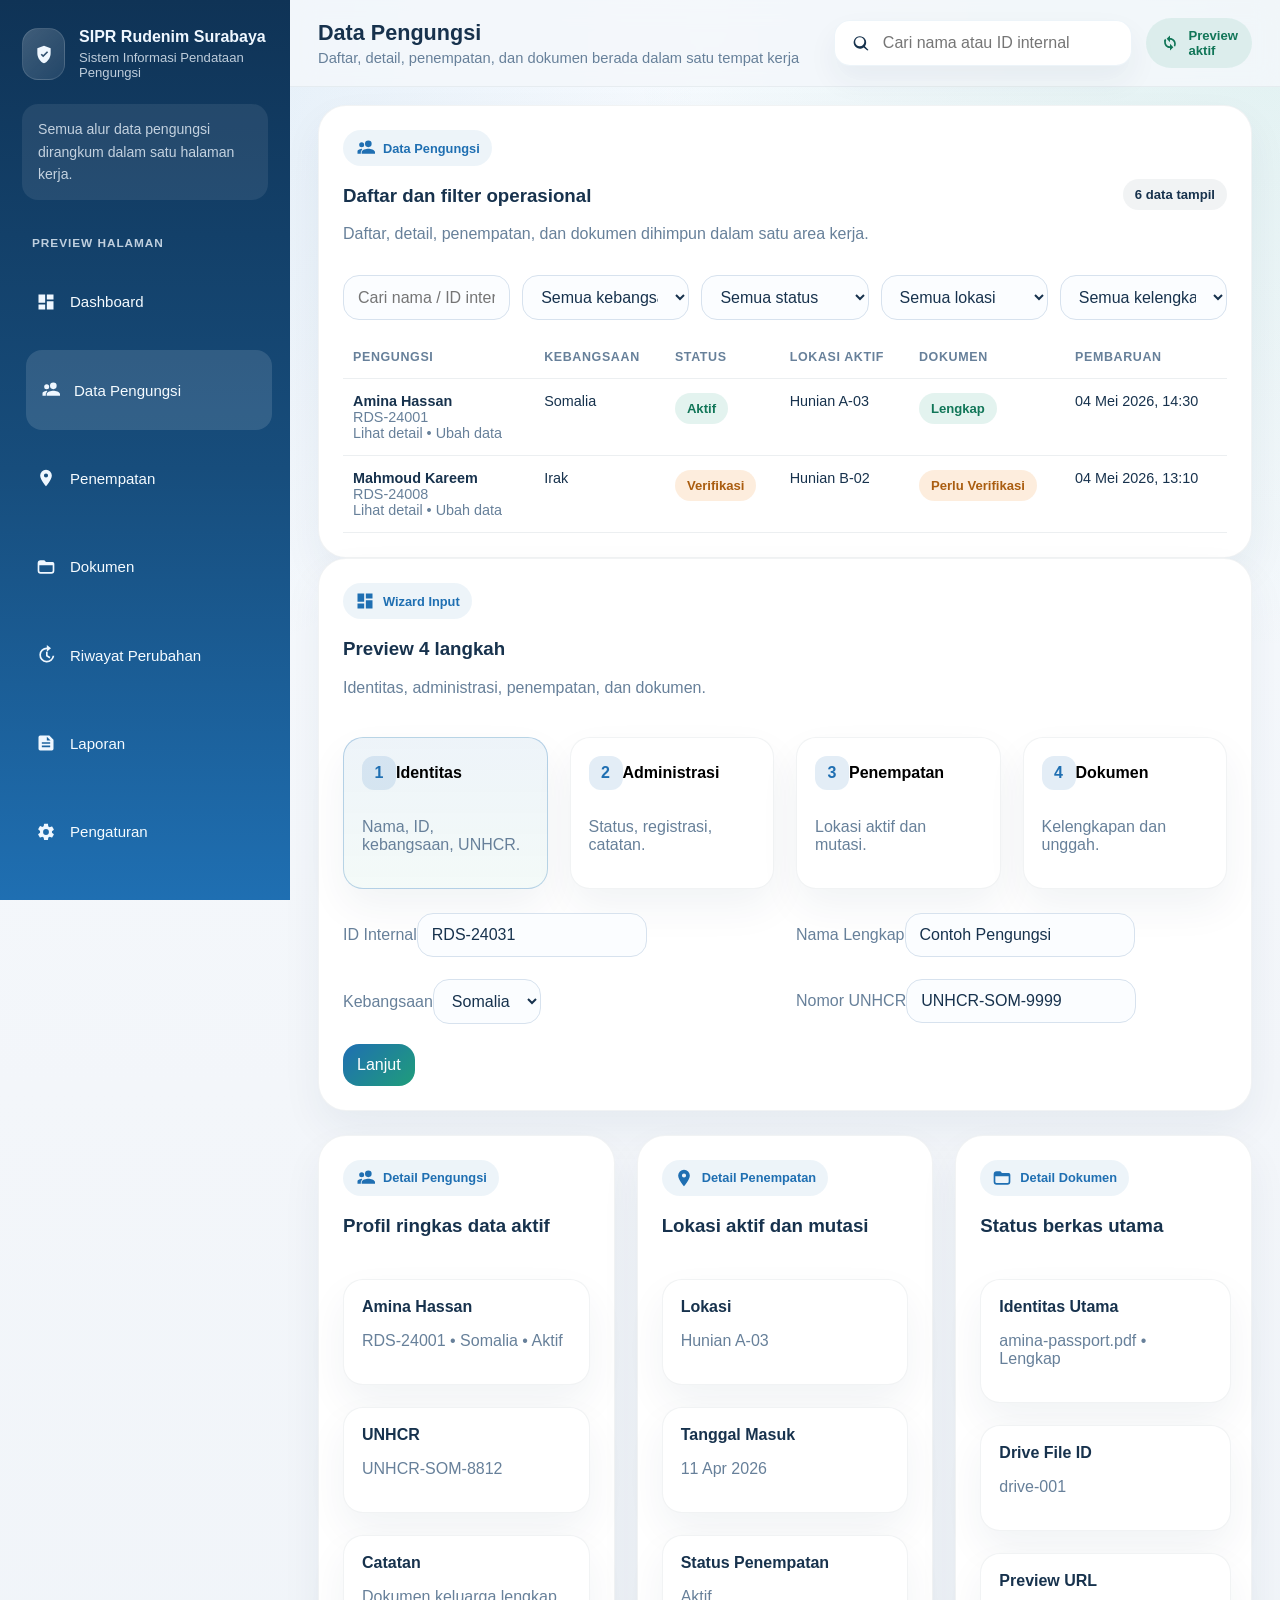
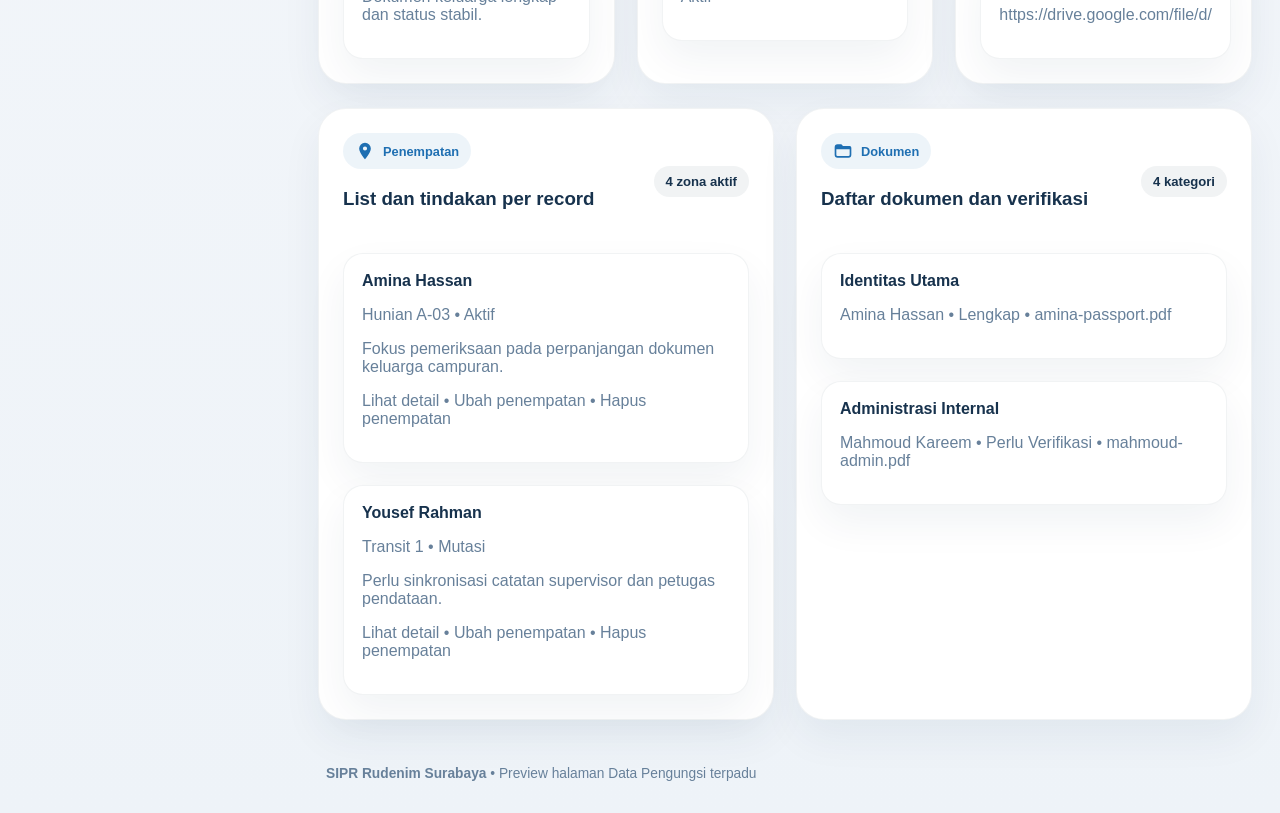
<file: web/sipr/preview-site/refugees.html>
<!DOCTYPE html>
<html lang="id"><head><meta charset="UTF-8"><meta name="viewport" content="width=device-width, initial-scale=1.0"><title>Data Pengungsi Preview SIPR</title><link rel="stylesheet" href="assets/styles.css"></head>
<body><object data="assets/icons.svg" type="image/svg+xml" style="position:absolute;width:0;height:0;overflow:hidden"></object><div class="overlay" id="overlay"></div><div class="app-shell"><aside class="sidebar" id="sidebar"><div class="brand"><div class="brand-mark"><svg class="section-icon"><use href="assets/icons.svg#i-shield"></use></svg></div><div><h1>SIPR Rudenim Surabaya</h1><p>Sistem Informasi Pendataan Pengungsi</p></div></div><p class="sidebar-note">Semua alur data pengungsi dirangkum dalam satu halaman kerja.</p><span class="nav-label">Preview Halaman</span><nav class="menu"><a class="menu-link" href="index.html"><svg class="menu-icon"><use href="assets/icons.svg#i-dashboard"></use></svg><span>Dashboard</span></a><a class="menu-link active" href="refugees.html"><svg class="menu-icon"><use href="assets/icons.svg#i-users"></use></svg><span>Data Pengungsi</span></a><a class="menu-link" href="placements.html"><svg class="menu-icon"><use href="assets/icons.svg#i-location"></use></svg><span>Penempatan</span></a><a class="menu-link" href="documents.html"><svg class="menu-icon"><use href="assets/icons.svg#i-folder"></use></svg><span>Dokumen</span></a><a class="menu-link" href="history.html"><svg class="menu-icon"><use href="assets/icons.svg#i-history"></use></svg><span>Riwayat Perubahan</span></a><a class="menu-link" href="reports.html"><svg class="menu-icon"><use href="assets/icons.svg#i-report"></use></svg><span>Laporan</span></a><a class="menu-link" href="settings.html"><svg class="menu-icon"><use href="assets/icons.svg#i-settings"></use></svg><span>Pengaturan</span></a></nav></aside><main class="main-content"><header class="topbar"><div class="topbar-left"><button class="sidebar-toggle" id="sidebarToggle"><svg class="menu-icon"><use href="assets/icons.svg#i-menu"></use></svg></button><div class="page-title"><h2>Data Pengungsi</h2><p>Daftar, detail, penempatan, dan dokumen berada dalam satu tempat kerja</p></div></div><div class="topbar-right"><label class="toolbar-search"><svg class="menu-icon"><use href="assets/icons.svg#i-search"></use></svg><input type="search" placeholder="Cari nama atau ID internal"></label><span class="status-pill"><svg class="chip-icon"><use href="assets/icons.svg#i-sync"></use></svg>Preview aktif</span></div></header><div class="page-body"><section class="panel"><div class="section-head"><div><span class="section-tag"><svg class="chip-icon"><use href="assets/icons.svg#i-users"></use></svg>Data Pengungsi</span><h3>Daftar dan filter operasional</h3><p class="section-intro">Daftar, detail, penempatan, dan dokumen dihimpun dalam satu area kerja.</p></div><span class="badge">6 data tampil</span></div><div class="filters"><input class="control" placeholder="Cari nama / ID internal"><select class="control"><option>Semua kebangsaan</option><option>Somalia</option><option>Irak</option></select><select class="control"><option>Semua status</option><option>Aktif</option><option>Verifikasi</option></select><select class="control"><option>Semua lokasi</option><option>Hunian A-03</option><option>Transit 1</option></select><select class="control"><option>Semua kelengkapan</option><option>Lengkap</option><option>Perlu Verifikasi</option></select></div><div style="overflow:auto;"><table><thead><tr><th>Pengungsi</th><th>Kebangsaan</th><th>Status</th><th>Lokasi Aktif</th><th>Dokumen</th><th>Pembaruan</th></tr></thead><tbody><tr><td><strong>Amina Hassan</strong><br><span class="table-meta">RDS-24001</span><br><span class="table-meta">Lihat detail • Ubah data</span></td><td>Somalia</td><td><span class="badge success">Aktif</span></td><td>Hunian A-03</td><td><span class="badge success">Lengkap</span></td><td>04 Mei 2026, 14:30</td></tr><tr><td><strong>Mahmoud Kareem</strong><br><span class="table-meta">RDS-24008</span><br><span class="table-meta">Lihat detail • Ubah data</span></td><td>Irak</td><td><span class="badge warn">Verifikasi</span></td><td>Hunian B-02</td><td><span class="badge warn">Perlu Verifikasi</span></td><td>04 Mei 2026, 13:10</td></tr></tbody></table></div></section><section class="panel wizard-shell"><div class="section-head"><div><span class="section-tag"><svg class="chip-icon"><use href="assets/icons.svg#i-dashboard"></use></svg>Wizard Input</span><h3>Preview 4 langkah</h3><p class="section-intro">Identitas, administrasi, penempatan, dan dokumen.</p></div></div><div class="step-grid"><button type="button" class="step-card wizard-tab active" data-step="1"><span class="step-index">1</span><strong>Identitas</strong><p>Nama, ID, kebangsaan, UNHCR.</p></button><button type="button" class="step-card wizard-tab" data-step="2"><span class="step-index">2</span><strong>Administrasi</strong><p>Status, registrasi, catatan.</p></button><button type="button" class="step-card wizard-tab" data-step="3"><span class="step-index">3</span><strong>Penempatan</strong><p>Lokasi aktif dan mutasi.</p></button><button type="button" class="step-card wizard-tab" data-step="4"><span class="step-index">4</span><strong>Dokumen</strong><p>Kelengkapan dan unggah.</p></button></div><div class="wizard-panel active" data-step-panel="1"><div class="double-grid"><div><label class="table-meta">ID Internal</label><input class="control" value="RDS-24031"></div><div><label class="table-meta">Nama Lengkap</label><input class="control" value="Contoh Pengungsi"></div><div><label class="table-meta">Kebangsaan</label><select class="control"><option>Somalia</option></select></div><div><label class="table-meta">Nomor UNHCR</label><input class="control" value="UNHCR-SOM-9999"></div></div></div><div class="wizard-panel" data-step-panel="2"><div class="double-grid"><div><label class="table-meta">Status</label><select class="control"><option>Aktif</option></select></div><div><label class="table-meta">Tanggal Registrasi</label><input class="control" type="date" value="2026-05-05"></div></div><div style="margin-top:18px;"><label class="table-meta">Catatan</label><textarea class="control" rows="4" style="width:100%;">Catatan awal operator.</textarea></div></div><div class="wizard-panel" data-step-panel="3"><div class="double-grid"><div><label class="table-meta">Lokasi Aktif</label><select class="control"><option>Hunian A-03</option></select></div><div><label class="table-meta">Rencana Mutasi</label><input class="control" value="Transit 1 untuk evaluasi"></div></div></div><div class="wizard-panel" data-step-panel="4"><div class="double-grid"><div><label class="table-meta">Status Dokumen</label><select class="control"><option>Perlu Verifikasi</option></select></div><div><label class="table-meta">Target Penyimpanan</label><input class="control" value="Google Drive / folder pengungsi"></div></div></div><div style="display:flex;gap:12px;flex-wrap:wrap;margin-top:20px;"><button class="control wizard-prev" style="display:none;">Kembali</button><button class="control wizard-next" style="background:linear-gradient(135deg,var(--blue),var(--green));color:#fff;border:none;">Lanjut</button><button class="control wizard-submit" style="display:none;background:linear-gradient(135deg,var(--blue),var(--green));color:#fff;border:none;">Simpan Data</button></div></section><section class="triple-grid"><div class="panel"><div class="section-head"><div><span class="section-tag"><svg class="chip-icon"><use href="assets/icons.svg#i-users"></use></svg>Detail Pengungsi</span><h3>Profil ringkas data aktif</h3></div></div><div class="list-group"><article class="list-item"><strong>Amina Hassan</strong><p>RDS-24001 • Somalia • Aktif</p></article><article class="list-item"><strong>UNHCR</strong><p>UNHCR-SOM-8812</p></article><article class="list-item"><strong>Catatan</strong><p>Dokumen keluarga lengkap dan status stabil.</p></article></div></div><div class="panel"><div class="section-head"><div><span class="section-tag"><svg class="chip-icon"><use href="assets/icons.svg#i-location"></use></svg>Detail Penempatan</span><h3>Lokasi aktif dan mutasi</h3></div></div><div class="list-group"><article class="list-item"><strong>Lokasi</strong><p>Hunian A-03</p></article><article class="list-item"><strong>Tanggal Masuk</strong><p>11 Apr 2026</p></article><article class="list-item"><strong>Status Penempatan</strong><p>Aktif</p></article></div></div><div class="panel"><div class="section-head"><div><span class="section-tag"><svg class="chip-icon"><use href="assets/icons.svg#i-folder"></use></svg>Detail Dokumen</span><h3>Status berkas utama</h3></div></div><div class="list-group"><article class="list-item"><strong>Identitas Utama</strong><p>amina-passport.pdf • Lengkap</p></article><article class="list-item"><strong>Drive File ID</strong><p>drive-001</p></article><article class="list-item"><strong>Preview URL</strong><p>https://drive.google.com/file/d/</p></article></div></div></section><section class="double-grid"><div class="panel"><div class="section-head"><div><span class="section-tag"><svg class="chip-icon"><use href="assets/icons.svg#i-location"></use></svg>Penempatan</span><h3>List dan tindakan per record</h3></div><span class="badge">4 zona aktif</span></div><div class="list-group"><article class="list-item"><strong>Amina Hassan</strong><p>Hunian A-03 • Aktif</p><p style="margin-top:12px;">Fokus pemeriksaan pada perpanjangan dokumen keluarga campuran.</p><p class="table-meta" style="margin-top:10px;">Lihat detail • Ubah penempatan • Hapus penempatan</p></article><article class="list-item"><strong>Yousef Rahman</strong><p>Transit 1 • Mutasi</p><p style="margin-top:12px;">Perlu sinkronisasi catatan supervisor dan petugas pendataan.</p><p class="table-meta" style="margin-top:10px;">Lihat detail • Ubah penempatan • Hapus penempatan</p></article></div></div><div class="panel"><div class="section-head"><div><span class="section-tag"><svg class="chip-icon"><use href="assets/icons.svg#i-folder"></use></svg>Dokumen</span><h3>Daftar dokumen dan verifikasi</h3></div><span class="badge">4 kategori</span></div><div class="list-group"><article class="list-item"><strong>Identitas Utama</strong><p>Amina Hassan • Lengkap • amina-passport.pdf</p></article><article class="list-item"><strong>Administrasi Internal</strong><p>Mahmoud Kareem • Perlu Verifikasi • mahmoud-admin.pdf</p></article></div></div></section><footer class="footer"><strong>SIPR Rudenim Surabaya</strong> • Preview halaman Data Pengungsi terpadu</footer></div></main></div><script src="assets/app.js"></script></body></html>
</file>
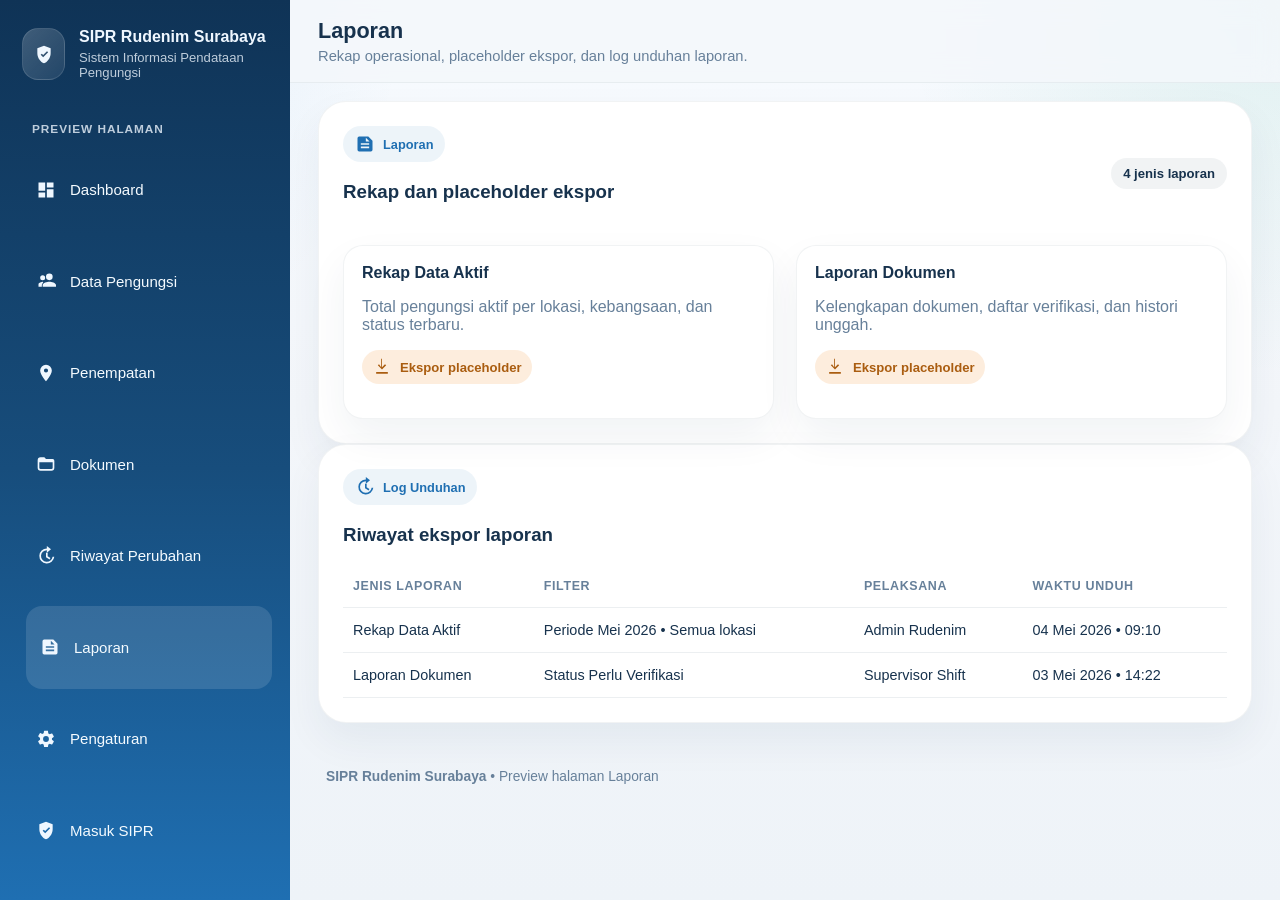
<file: web/sipr/preview-site/reports.html>
<!DOCTYPE html>
<html lang="id"><head><meta charset="UTF-8"><meta name="viewport" content="width=device-width, initial-scale=1.0"><title>Laporan Preview SIPR</title><link rel="stylesheet" href="assets/styles.css"></head>
<body><object data="assets/icons.svg" type="image/svg+xml" style="position:absolute;width:0;height:0;overflow:hidden"></object><div class="overlay" id="overlay"></div><div class="app-shell"><aside class="sidebar" id="sidebar"><div class="brand"><div class="brand-mark"><svg class="section-icon"><use href="assets/icons.svg#i-shield"></use></svg></div><div><h1>SIPR Rudenim Surabaya</h1><p>Sistem Informasi Pendataan Pengungsi</p></div></div><span class="nav-label">Preview Halaman</span><nav class="menu"><a class="menu-link" href="index.html"><svg class="menu-icon"><use href="assets/icons.svg#i-dashboard"></use></svg><span>Dashboard</span></a><a class="menu-link" href="refugees.html"><svg class="menu-icon"><use href="assets/icons.svg#i-users"></use></svg><span>Data Pengungsi</span></a><a class="menu-link" href="placements.html"><svg class="menu-icon"><use href="assets/icons.svg#i-location"></use></svg><span>Penempatan</span></a><a class="menu-link" href="documents.html"><svg class="menu-icon"><use href="assets/icons.svg#i-folder"></use></svg><span>Dokumen</span></a><a class="menu-link" href="history.html"><svg class="menu-icon"><use href="assets/icons.svg#i-history"></use></svg><span>Riwayat Perubahan</span></a><a class="menu-link active" href="reports.html"><svg class="menu-icon"><use href="assets/icons.svg#i-report"></use></svg><span>Laporan</span></a><a class="menu-link" href="settings.html"><svg class="menu-icon"><use href="assets/icons.svg#i-settings"></use></svg><span>Pengaturan</span></a><a class="menu-link" href="login.html"><svg class="menu-icon"><use href="assets/icons.svg#i-shield"></use></svg><span>Masuk SIPR</span></a></nav></aside><main class="main-content"><header class="topbar"><div class="topbar-left"><button class="sidebar-toggle" id="sidebarToggle"><svg class="menu-icon"><use href="assets/icons.svg#i-menu"></use></svg></button><div class="page-title"><h2>Laporan</h2><p>Rekap operasional, placeholder ekspor, dan log unduhan laporan.</p></div></div></header><div class="page-body"><section class="panel"><div class="section-head"><div><span class="section-tag"><svg class="chip-icon"><use href="assets/icons.svg#i-report"></use></svg>Laporan</span><h3>Rekap dan placeholder ekspor</h3></div><span class="badge">4 jenis laporan</span></div><div class="report-grid"><article class="report-card"><strong>Rekap Data Aktif</strong><p>Total pengungsi aktif per lokasi, kebangsaan, dan status terbaru.</p><p style="margin-top:12px;"><span class="mini-badge warn"><svg class="chip-icon"><use href="assets/icons.svg#i-download"></use></svg>Ekspor placeholder</span></p></article><article class="report-card"><strong>Laporan Dokumen</strong><p>Kelengkapan dokumen, daftar verifikasi, dan histori unggah.</p><p style="margin-top:12px;"><span class="mini-badge warn"><svg class="chip-icon"><use href="assets/icons.svg#i-download"></use></svg>Ekspor placeholder</span></p></article></div></section><section class="panel"><div class="section-head"><div><span class="section-tag"><svg class="chip-icon"><use href="assets/icons.svg#i-history"></use></svg>Log Unduhan</span><h3>Riwayat ekspor laporan</h3></div></div><div style="overflow:auto;"><table><thead><tr><th>Jenis Laporan</th><th>Filter</th><th>Pelaksana</th><th>Waktu Unduh</th></tr></thead><tbody><tr><td>Rekap Data Aktif</td><td>Periode Mei 2026 • Semua lokasi</td><td>Admin Rudenim</td><td>04 Mei 2026 • 09:10</td></tr><tr><td>Laporan Dokumen</td><td>Status Perlu Verifikasi</td><td>Supervisor Shift</td><td>03 Mei 2026 • 14:22</td></tr></tbody></table></div></section><footer class="footer"><strong>SIPR Rudenim Surabaya</strong> • Preview halaman Laporan</footer></div></main></div><script src="assets/app.js"></script></body></html>
</file>
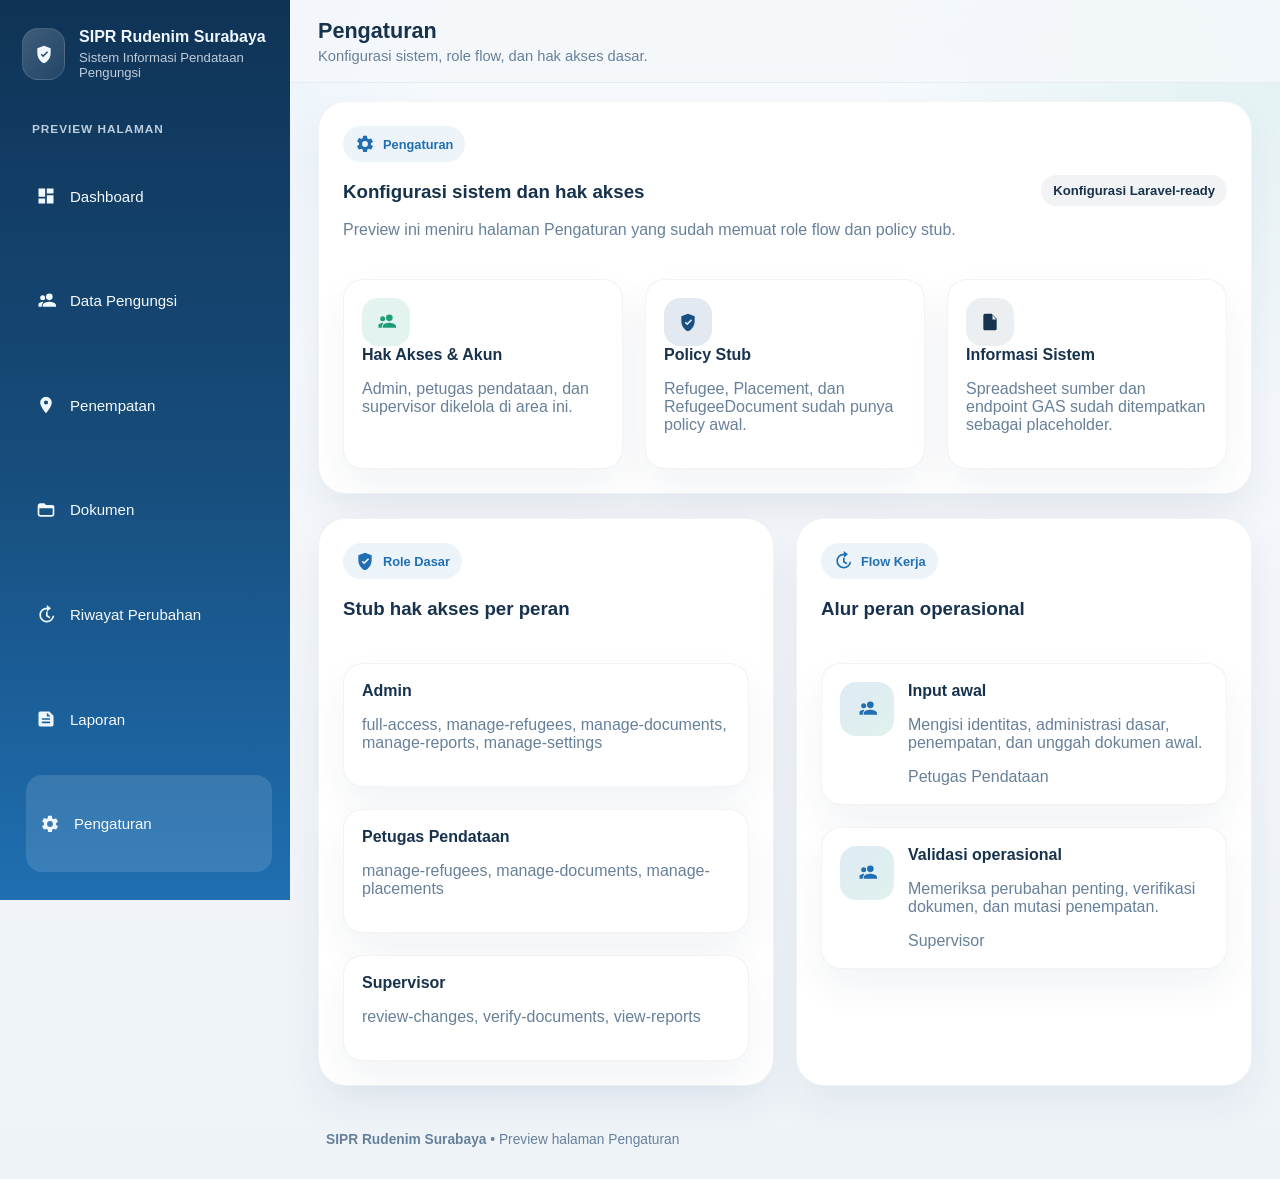
<file: web/sipr/preview-site/settings.html>
<!DOCTYPE html>
<html lang="id"><head><meta charset="UTF-8"><meta name="viewport" content="width=device-width, initial-scale=1.0"><title>Pengaturan Preview SIPR</title><link rel="stylesheet" href="assets/styles.css"></head>
<body><object data="assets/icons.svg" type="image/svg+xml" style="position:absolute;width:0;height:0;overflow:hidden"></object><div class="overlay" id="overlay"></div><div class="app-shell"><aside class="sidebar" id="sidebar"><div class="brand"><div class="brand-mark"><svg class="section-icon"><use href="assets/icons.svg#i-shield"></use></svg></div><div><h1>SIPR Rudenim Surabaya</h1><p>Sistem Informasi Pendataan Pengungsi</p></div></div><span class="nav-label">Preview Halaman</span><nav class="menu"><a class="menu-link" href="index.html"><svg class="menu-icon"><use href="assets/icons.svg#i-dashboard"></use></svg><span>Dashboard</span></a><a class="menu-link" href="refugees.html"><svg class="menu-icon"><use href="assets/icons.svg#i-users"></use></svg><span>Data Pengungsi</span></a><a class="menu-link" href="placements.html"><svg class="menu-icon"><use href="assets/icons.svg#i-location"></use></svg><span>Penempatan</span></a><a class="menu-link" href="documents.html"><svg class="menu-icon"><use href="assets/icons.svg#i-folder"></use></svg><span>Dokumen</span></a><a class="menu-link" href="history.html"><svg class="menu-icon"><use href="assets/icons.svg#i-history"></use></svg><span>Riwayat Perubahan</span></a><a class="menu-link" href="reports.html"><svg class="menu-icon"><use href="assets/icons.svg#i-report"></use></svg><span>Laporan</span></a><a class="menu-link active" href="settings.html"><svg class="menu-icon"><use href="assets/icons.svg#i-settings"></use></svg><span>Pengaturan</span></a></nav></aside><main class="main-content"><header class="topbar"><div class="topbar-left"><button class="sidebar-toggle" id="sidebarToggle"><svg class="menu-icon"><use href="assets/icons.svg#i-menu"></use></svg></button><div class="page-title"><h2>Pengaturan</h2><p>Konfigurasi sistem, role flow, dan hak akses dasar.</p></div></div></header><div class="page-body"><section class="panel"><div class="setting-head"><div><span class="section-tag"><svg class="chip-icon"><use href="assets/icons.svg#i-settings"></use></svg>Pengaturan</span><h3>Konfigurasi sistem dan hak akses</h3><p class="section-intro">Preview ini meniru halaman Pengaturan yang sudah memuat role flow dan policy stub.</p></div><span class="badge">Konfigurasi Laravel-ready</span></div><div class="triple-grid"><article class="setting-card"><div class="section-icon-wrap" style="width:48px;height:48px;background:rgba(31,157,122,.12);color:var(--green)"><svg class="section-icon"><use href="assets/icons.svg#i-users"></use></svg></div><div><strong>Hak Akses &amp; Akun</strong><p>Admin, petugas pendataan, dan supervisor dikelola di area ini.</p></div></article><article class="setting-card"><div class="section-icon-wrap" style="width:48px;height:48px;background:rgba(24,79,130,.12);color:var(--blue-deep)"><svg class="section-icon"><use href="assets/icons.svg#i-shield"></use></svg></div><div><strong>Policy Stub</strong><p>Refugee, Placement, dan RefugeeDocument sudah punya policy awal.</p></div></article><article class="setting-card"><div class="section-icon-wrap" style="width:48px;height:48px;background:rgba(23,50,77,.08);color:var(--text)"><svg class="section-icon"><use href="assets/icons.svg#i-file"></use></svg></div><div><strong>Informasi Sistem</strong><p>Spreadsheet sumber dan endpoint GAS sudah ditempatkan sebagai placeholder.</p></div></article></div></section><section class="double-grid"><div class="panel"><div class="section-head"><div><span class="section-tag"><svg class="chip-icon"><use href="assets/icons.svg#i-shield"></use></svg>Role Dasar</span><h3>Stub hak akses per peran</h3></div></div><div class="list-group"><article class="list-item"><strong>Admin</strong><p>full-access, manage-refugees, manage-documents, manage-reports, manage-settings</p></article><article class="list-item"><strong>Petugas Pendataan</strong><p>manage-refugees, manage-documents, manage-placements</p></article><article class="list-item"><strong>Supervisor</strong><p>review-changes, verify-documents, view-reports</p></article></div></div><div class="panel"><div class="section-head"><div><span class="section-tag"><svg class="chip-icon"><use href="assets/icons.svg#i-history"></use></svg>Flow Kerja</span><h3>Alur peran operasional</h3></div></div><div class="timeline"><article class="timeline-item"><div class="timeline-mark"><svg class="section-icon"><use href="assets/icons.svg#i-users"></use></svg></div><div><strong>Input awal</strong><p>Mengisi identitas, administrasi dasar, penempatan, dan unggah dokumen awal.</p><div class="table-meta">Petugas Pendataan</div></div></article><article class="timeline-item"><div class="timeline-mark"><svg class="section-icon"><use href="assets/icons.svg#i-users"></use></svg></div><div><strong>Validasi operasional</strong><p>Memeriksa perubahan penting, verifikasi dokumen, dan mutasi penempatan.</p><div class="table-meta">Supervisor</div></div></article></div></div></section><footer class="footer"><strong>SIPR Rudenim Surabaya</strong> • Preview halaman Pengaturan</footer></div></main></div><script src="assets/app.js"></script></body></html>
</file>
<file: web/sipr/preview-site/assets/styles.css>
:root{--surface:#fff;--surface-soft:#eef4fb;--text:#17324d;--muted:#67809a;--line:#d7e2ee;--blue:#1f6fb2;--blue-deep:#184f82;--green:#1f9d7a;--orange:#ee8d2d;--danger:#d9534f;--shadow:0 24px 60px rgba(24,58,93,.12);--sidebar-width:290px;--topbar-height:76px}
*{box-sizing:border-box} html{scroll-behavior:smooth} body{margin:0;font-family:Poppins,Inter,"Segoe UI",sans-serif;color:var(--text);background:radial-gradient(circle at top left,rgba(31,111,178,.12),transparent 26%),radial-gradient(circle at top right,rgba(31,157,122,.10),transparent 24%),linear-gradient(180deg,#f7fbff 0%,#f3f6fa 45%,#eef3f8 100%)} a{text-decoration:none;color:inherit} button,input,select,textarea{font:inherit}
.app-shell{display:grid;grid-template-columns:var(--sidebar-width) minmax(0,1fr);min-height:100vh}.sidebar{position:sticky;top:0;display:flex;flex-direction:column;height:100vh;padding:28px 22px;background:linear-gradient(180deg,#0f3356 0%,#174d7c 52%,#1f6fb2 100%);color:#eff7ff;z-index:20;overflow:hidden}.brand{display:flex;align-items:center;gap:14px;margin-bottom:24px}.brand-mark{width:52px;height:52px;display:grid;place-items:center;border-radius:16px;background:linear-gradient(135deg,rgba(255,255,255,.20),rgba(255,255,255,.08));border:1px solid rgba(255,255,255,.12)}.brand h1{margin:0;font-size:1rem}.brand p,.sidebar-note,.nav-label,.status-note{color:rgba(239,247,255,.78)}.brand p{margin:4px 0 0;font-size:.82rem}.sidebar-note{margin:0 0 18px;padding:14px 16px;border-radius:16px;background:rgba(255,255,255,.08);font-size:.88rem;line-height:1.6}.nav-label{display:block;margin:18px 10px 12px;font-size:.74rem;font-weight:600;letter-spacing:.08em;text-transform:uppercase}.menu{display:grid;gap:8px;flex:1 1 auto;min-height:0;overflow:auto;padding-right:6px;margin-right:-6px}.menu-link{display:flex;align-items:center;gap:14px;padding:12px 14px;border-radius:16px;transition:.2s}.menu-link:hover,.menu-link.active{background:rgba(255,255,255,.12);transform:translateX(4px)}.menu-link span:last-child{color:#f5fbff;font-size:.94rem;font-weight:500}.menu-icon,.section-icon,.stat-icon,.chip-icon{width:20px;height:20px;flex:0 0 20px}.sidebar-footer{display:grid;gap:12px;margin-top:auto;padding-top:18px;flex-shrink:0}.status-card,.logout-button{border-radius:18px;border:1px solid rgba(255,255,255,.12);background:rgba(255,255,255,.10)}.status-card{padding:14px 16px}.logout-button{display:flex;align-items:center;justify-content:center;gap:10px;padding:12px 14px;color:#fff}
.topbar{position:sticky;top:0;z-index:15;display:flex;align-items:center;justify-content:space-between;gap:18px;min-height:var(--topbar-height);padding:18px 28px;background:rgba(244,247,251,.86);backdrop-filter:blur(12px);border-bottom:1px solid rgba(23,50,77,.06)}.topbar-left,.topbar-right{display:flex;align-items:center;gap:14px}.sidebar-toggle{display:none}.page-title h2{margin:0;font-size:1.35rem}.page-title p{margin:4px 0 0;color:var(--muted);font-size:.92rem}.toolbar-search{display:flex;align-items:center;gap:10px;width:min(420px,100%);padding:12px 16px;border-radius:16px;background:var(--surface);border:1px solid rgba(31,111,178,.08);box-shadow:0 14px 30px rgba(23,50,77,.06)}.toolbar-search input{width:100%;border:none;outline:none;background:transparent}.status-pill,.badge,.mini-badge{display:inline-flex;align-items:center;gap:8px;border-radius:999px;font-size:.82rem;font-weight:600}.status-pill{padding:10px 14px;background:rgba(31,157,122,.10);color:#117658}.user-chip{display:flex;align-items:center;gap:12px;padding:8px 10px 8px 8px;border-radius:18px;background:#fff;box-shadow:0 14px 30px rgba(23,50,77,.06)}.avatar{width:42px;height:42px;display:grid;place-items:center;border-radius:14px;background:linear-gradient(135deg,var(--blue),var(--green));color:#fff;font-weight:700}
.page-body{padding:18px 28px 32px}.hero-panel{position:relative;overflow:hidden;display:grid;grid-template-columns:1.3fr .9fr;gap:24px;padding:28px;border-radius:30px;background:linear-gradient(135deg,rgba(15,51,86,.96),rgba(31,111,178,.94));box-shadow:var(--shadow);color:#fff}.hero-panel::after{content:"";position:absolute;right:-80px;bottom:-80px;width:260px;height:260px;border-radius:40px;background:linear-gradient(135deg,rgba(238,141,45,.22),rgba(255,255,255,.04));transform:rotate(24deg)}.eyebrow,.hero-copy p,.hero-meta,.highlight-card p{color:rgba(255,255,255,.78)}.eyebrow{display:inline-flex;align-items:center;gap:8px;padding:8px 12px;border-radius:999px;background:rgba(255,255,255,.12);font-size:.8rem;font-weight:600}.hero-copy h3{margin:18px 0 12px;font-size:clamp(1.8rem,3vw,2.8rem);line-height:1.15}.hero-copy p{max-width:680px;margin:0;font-size:.96rem;line-height:1.8}.hero-meta{display:flex;flex-wrap:wrap;gap:18px;margin-top:22px}.hero-meta strong,.highlight-card strong{display:block;color:#fff;font-size:1.05rem}.hero-meta span,.highlight-card p{font-size:.82rem;line-height:1.6}.hero-side{display:grid;gap:16px}.highlight-card{padding:18px 20px;border-radius:22px;background:rgba(255,255,255,.11);border:1px solid rgba(255,255,255,.10)}.highlight-head,.section-head,.setting-head,.split-header{display:flex;align-items:center;justify-content:space-between;gap:12px}.mini-badge{padding:7px 10px;color:#fff3e4;background:rgba(238,141,45,.24)}
.dashboard-grid,.double-grid,.triple-grid,.doc-grid,.report-grid,.step-grid,.list-group,.timeline{display:grid;gap:22px;margin-top:24px}.dashboard-grid{grid-template-columns:repeat(4,minmax(0,1fr))}.double-grid{grid-template-columns:repeat(2,minmax(0,1fr))}.triple-grid{grid-template-columns:repeat(3,minmax(0,1fr))}.doc-grid,.report-grid{grid-template-columns:repeat(2,minmax(0,1fr))}.step-grid{grid-template-columns:repeat(4,minmax(0,1fr))}
.stat-card,.panel,.list-item,.timeline-item,.setting-card,.doc-card,.report-card,.step-card{background:#fff;border:1px solid rgba(23,50,77,.06);box-shadow:0 18px 40px rgba(23,50,77,.06)}.stat-card{padding:20px;border-radius:24px}.panel{border-radius:28px;padding:24px}.list-item,.timeline-item,.setting-card,.doc-card,.report-card,.step-card{padding:18px;border-radius:20px}.stat-head{display:flex;align-items:center;justify-content:space-between}.stat-icon-wrap,.section-icon-wrap{display:grid;place-items:center;border-radius:16px}.stat-icon-wrap{width:46px;height:46px;background:var(--surface-soft);color:var(--blue)}.tone-green{color:var(--green)!important;background:rgba(31,157,122,.10)!important}.tone-orange{color:var(--orange)!important;background:rgba(238,141,45,.10)!important}.tone-deep{color:var(--blue-deep)!important;background:rgba(24,79,130,.10)!important}.stat-card strong{display:block;margin:16px 0 8px;font-size:2rem}.metric-note,.section-intro,.list-item p,.timeline-item p,.setting-card p,.doc-card p,.report-card p,.step-card p,.table-meta{color:var(--muted)}.section-tag{display:inline-flex;align-items:center;gap:8px;padding:8px 12px;border-radius:999px;background:rgba(31,111,178,.08);color:var(--blue);font-size:.8rem;font-weight:700}.badge{padding:8px 12px;background:rgba(23,50,77,.06)}.badge.success,.mini-badge.success{background:rgba(31,157,122,.12);color:#117658}.badge.warn,.mini-badge.warn{background:rgba(238,141,45,.16);color:#aa5d10}.badge.danger,.mini-badge.danger{background:rgba(217,83,79,.12);color:#b3423f}
.filters{display:grid;grid-template-columns:repeat(5,minmax(0,1fr));gap:12px;margin:16px 0}.control{padding:12px 14px;border-radius:16px;border:1px solid var(--line);background:#fbfdff;outline:none;color:var(--text)}table{width:100%;border-collapse:collapse}th,td{padding:14px 10px;text-align:left;border-bottom:1px solid rgba(23,50,77,.08);vertical-align:top;font-size:.9rem}th{color:var(--muted);font-size:.78rem;text-transform:uppercase;letter-spacing:.05em;font-weight:700}.timeline-item{display:grid;grid-template-columns:54px minmax(0,1fr);gap:14px;align-items:start}.timeline-mark{width:54px;height:54px;display:grid;place-items:center;border-radius:16px;background:linear-gradient(135deg,rgba(31,111,178,.14),rgba(31,157,122,.14));color:var(--blue)}.subtle-box{margin-top:18px;padding:18px;border-radius:18px;background:linear-gradient(180deg,#f9fbfd 0%,#eef5fb 100%);border:1px dashed rgba(31,111,178,.24)}.wizard-panel{display:none}.wizard-panel.active{display:block}.wizard-tab{cursor:pointer;text-align:left}.wizard-tab.active{border-color:rgba(31,111,178,.28);background:linear-gradient(180deg,rgba(31,111,178,.08),rgba(31,157,122,.05))}.step-index{display:inline-flex;align-items:center;justify-content:center;width:34px;height:34px;margin-bottom:12px;border-radius:12px;background:rgba(31,111,178,.12);color:var(--blue);font-weight:700}.footer{margin-top:24px;padding:22px 8px 0;color:var(--muted);font-size:.86rem}.overlay{display:none}
.dashboard-shell{display:grid;gap:20px}.dashboard-overview{display:grid;grid-template-columns:repeat(4,minmax(0,1fr));gap:18px}.overview-card,.dashboard-panel,.activity-item,.task-item{background:rgba(255,255,255,.92);border:1px solid rgba(23,50,77,.06);box-shadow:0 14px 32px rgba(23,50,77,.07)}.overview-card{display:grid;gap:12px;padding:16px 18px;border-radius:22px}.overview-head{display:flex;align-items:flex-start;gap:12px}.overview-icon{width:32px;height:32px;border-radius:12px;flex:0 0 32px}.overview-icon.blue{background:rgba(31,111,178,.18)}.overview-icon.green{background:rgba(31,157,122,.20)}.overview-icon.yellow{background:rgba(255,209,102,.32)}.overview-icon.red{background:rgba(242,164,164,.28)}.overview-label{display:block;color:var(--muted);font-size:.84rem;line-height:1.4}.overview-value{font-size:2rem;line-height:1;font-weight:700}.overview-note{color:var(--muted);font-size:.8rem;line-height:1.5}.dashboard-main{display:grid;grid-template-columns:1.05fr 1fr;gap:20px;align-items:stretch}.dashboard-panel{padding:18px 20px;border-radius:24px}.dashboard-panel.activity-panel{grid-row:span 2;display:flex;flex-direction:column}.dashboard-panel h3{margin:0;font-size:1.1rem}.dashboard-panel p{margin:4px 0 0;color:var(--muted);font-size:.82rem}.status-stack,.activity-stack,.task-stack{display:grid;gap:14px;margin-top:18px}.activity-stack{height:100%;align-content:start}.status-row{display:grid;grid-template-columns:90px minmax(0,1fr) auto;gap:12px;align-items:center}.status-row label{color:#6a7c92;font-size:.88rem;font-weight:600}.status-track{height:18px;border-radius:999px;background:#edf1f7;overflow:hidden}.status-fill{height:100%;border-radius:999px}.status-fill.blue{background:#2f6fb0}.status-fill.orange{background:#f5a108}.status-fill.green{background:#16b887}.status-value{font-size:.9rem;font-weight:700;color:#394a60}.activity-item{display:grid;grid-template-columns:68px minmax(0,1fr);gap:12px;align-items:center;padding:12px 14px;border-radius:16px}.activity-time{display:inline-flex;align-items:center;justify-content:center;padding:8px 10px;border-radius:999px;background:#edf3fd;color:#2e68af;font-size:.82rem;font-weight:700}.activity-text{font-size:.9rem;line-height:1.5;color:#3b4c63}.task-item{display:flex;align-items:center;justify-content:space-between;gap:14px;padding:12px 16px;border-radius:16px}.task-item span:first-child{font-size:.94rem;color:#44546b}.task-badge{display:inline-flex;align-items:center;justify-content:center;min-width:88px;padding:6px 12px;border-radius:999px;font-size:.82rem;font-weight:700}.task-badge.warn{background:rgba(245,161,8,.18);color:#a46100}.task-badge.danger{background:rgba(217,83,79,.14);color:#bf4843}.task-badge.info{background:rgba(31,111,178,.14);color:#2f6fb0}
@media (max-width:1240px){.dashboard-grid,.step-grid,.doc-grid,.report-grid,.double-grid,.triple-grid,.hero-panel{grid-template-columns:1fr}.filters{grid-template-columns:repeat(2,minmax(0,1fr))}}
@media (max-width:1240px){.dashboard-overview,.dashboard-main{grid-template-columns:repeat(2,minmax(0,1fr))}.dashboard-main .dashboard-panel:first-child{grid-column:1/-1}}
@media (max-width:980px){.app-shell{grid-template-columns:1fr}.sidebar{position:fixed;inset:0 auto 0 0;width:min(86vw,320px);transform:translateX(-100%);transition:transform .28s ease}.sidebar.open{transform:translateX(0)}.sidebar-toggle,.overlay.visible{display:inline-grid}.overlay.visible{position:fixed;inset:0;background:rgba(7,21,34,.42);z-index:18}.topbar{padding:18px 20px}.page-body{padding:14px 20px 28px}.topbar,.topbar-right{flex-wrap:wrap}.toolbar-search,.user-chip{width:100%}.dashboard-overview,.dashboard-main{grid-template-columns:1fr}}
@media (max-width:640px){.filters,.step-grid,.triple-grid{grid-template-columns:1fr}.hero-panel,.panel,.stat-card,.dashboard-panel,.overview-card{padding:20px;border-radius:22px}.user-chip{justify-content:space-between}.status-row,.activity-item{grid-template-columns:1fr}.task-item{flex-direction:column;align-items:flex-start}}
</file>
